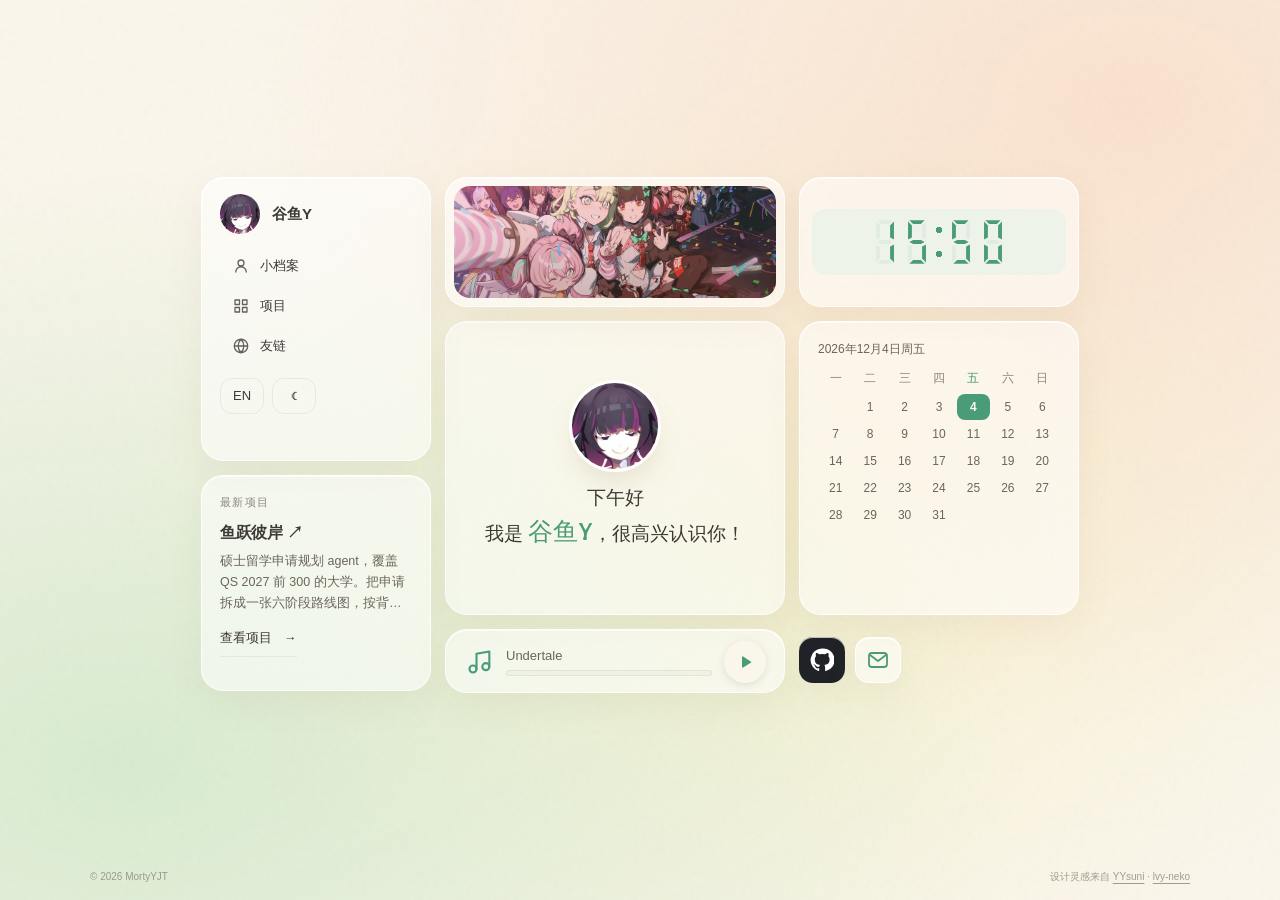
<file: index.html>
<!DOCTYPE html><html lang="zh-CN" class="ppF7LG_variable Udz7cG_variable" data-theme="light" data-scroll-behavior="smooth"><head><meta charSet="utf-8"/><meta name="viewport" content="width=device-width, initial-scale=1"/><link rel="preload" href="/_next/static/media/232f6dbd5605abc2-s.p.00hl4060vf5wp.woff2" as="font" crossorigin="" type="font/woff2"/><link rel="preload" href="/_next/static/media/352704739d48caf4-s.p.3q05dvskj5spf.woff2" as="font" crossorigin="" type="font/woff2"/><link rel="preload" as="image" href="/avatar.jpg"/><link rel="preload" as="image" href="/pictures/featured.webp"/><link rel="stylesheet" href="/_next/static/chunks/0ceis1rl8r45s.css" data-precedence="next"/><link rel="preload" as="script" fetchPriority="low" href="/_next/static/chunks/1ckvzn7sfprko.js"/><script src="/_next/static/chunks/1-nqmp1rl8kqt.js" async=""></script><script src="/_next/static/chunks/0s7mvllxht1mo.js" async=""></script><script src="/_next/static/chunks/15x5xl34r5l9i.js" async=""></script><script src="/_next/static/chunks/turbopack-3-ry682tkyiqk.js" async=""></script><script src="/_next/static/chunks/10d9r602afjfu.js" async=""></script><script src="/_next/static/chunks/1tdfmhfvzbwmj.js" async=""></script><script src="/_next/static/chunks/41qbarqm-s3wd.js" async=""></script><title>谷鱼Y · MortyYJT</title><meta name="description" content="谷鱼Y / MortyYJT 的个人主页，记录项目实践与持续探索。"/><link rel="author" href="https://github.com/MortyYJT"/><meta name="author" content="MortyYJT"/><link rel="canonical" href="https://mortyyjt.site"/><meta property="og:title" content="谷鱼Y · MortyYJT"/><meta property="og:description" content="Projects, learning, and an ongoing exploration."/><meta property="og:url" content="https://mortyyjt.site"/><meta property="og:site_name" content="MortyYJT"/><meta property="og:type" content="website"/><meta name="twitter:card" content="summary"/><meta name="twitter:title" content="谷鱼Y · MortyYJT"/><meta name="twitter:description" content="Projects, learning, and an ongoing exploration."/><link rel="icon" href="/icon.svg?icon.0m6xfxtjwaonj.svg" sizes="any" type="image/svg+xml"/><meta name="next-size-adjust" content=""/><script>try{const p=JSON.parse(localStorage.getItem('guyuy:preferences:v1')||'null');document.documentElement.dataset.theme=p&&p.theme==='dark'?'dark':'light'}catch{document.documentElement.dataset.theme='light'}</script><script src="/_next/static/chunks/0cz1d0mv5g_q7.js" noModule=""></script></head><body><div hidden=""><!--$--><!--/$--></div><div class="shell shell-home"><a class="skip-link" href="#main">跳到内容</a><header class="header-wrap"><nav class="header-pill" aria-label="主导航"><a class="brand" aria-label="谷鱼Y 首页" href="/"><svg class="" viewBox="0 0 64 64" fill="none" aria-hidden="true"><path d="M32 58V31" stroke="currentColor" stroke-width="4" stroke-linecap="round"></path><path d="M31 35C31 20 21 11 6 11c0 15 10 24 25 24Z" fill="currentColor"></path><path d="M33 31c0-13 9-21 25-21 0 13-9 21-25 21Z" fill="currentColor" opacity="0.78"></path><path d="M12 16c7 3 12 8 16 15M52 15c-6 3-11 7-15 12" stroke="var(--mark-highlight)" stroke-width="2" stroke-linecap="round"></path></svg> <span>谷鱼Y</span></a><span class="nav-divider" aria-hidden="true"></span><a href="/profile">小档案</a><a href="/projects">项目</a><a href="/friends">友链</a><span class="nav-divider" aria-hidden="true"></span><button class="locale-button" aria-label="Switch to English">EN</button><button class="theme-button" aria-label="切换深色主题"><svg viewBox="0 0 24 24" aria-hidden="true"><path d="M20 15.5A8.5 8.5 0 0 1 8.5 4 8.5 8.5 0 1 0 20 15.5Z"></path></svg></button></nav></header><main id="main" class="content-column page-enter" tabindex="-1"><div class="bento"><section class="card card-hi " style="--order:2"><img alt="谷鱼Y 的头像" width="128" height="128" decoding="async" data-nimg="1" class="avatar" style="color:transparent" src="/avatar.jpg"/><h1 class="hi-title"><span class="hi-greeting">你好</span><span class="hi-line">我是<!-- --> <span class="hi-name">谷鱼Y</span>，很高兴认识你！</span></h1></section><section class="card card-nav " style="--order:0"><div class="nav-card-brand"><img alt="谷鱼Y 的头像" loading="lazy" width="40" height="40" decoding="async" data-nimg="1" class="avatar" style="color:transparent" src="/avatar.jpg"/><span>谷鱼Y</span></div><nav aria-label="主导航"><ul class="nav-card-links"><li><a href="/profile"><svg class="nav-icon" viewBox="0 0 24 24" aria-hidden="true"><path d="M12 12a4 4 0 1 0 0-8 4 4 0 0 0 0 8Zm-7 8a7 7 0 0 1 14 0"></path></svg>小档案</a></li><li><a href="/projects"><svg class="nav-icon" viewBox="0 0 24 24" aria-hidden="true"><path d="M4 4h6v6H4zM14 4h6v6h-6zM4 14h6v6H4zM14 14h6v6h-6z"></path></svg>项目</a></li><li><a href="/friends"><svg class="nav-icon" viewBox="0 0 24 24" aria-hidden="true"><path d="M12 21a9 9 0 1 0 0-18 9 9 0 0 0 0 18Zm-9-9h18M12 3c2.5 2.6 3.8 5.6 3.8 9S14.5 18.4 12 21c-2.5-2.6-3.8-5.6-3.8-9S9.5 5.6 12 3Z"></path></svg>友链</a></li></ul></nav><div class="nav-card-toggles"><button aria-label="Switch to English">EN</button><button aria-label="切换深色主题">☾</button></div></section><section class="card card-project " style="--order:5"><p class="card-eyebrow">最新项目</p><h2 class="card-title"><a href="https://github.com/MortyYJT/LeapAshore" target="_blank" rel="noopener noreferrer">鱼跃彼岸<!-- --> <span aria-hidden="true">↗</span></a></h2><p class="project-card-summary">硕士留学申请规划 agent，覆盖 QS 2027 前 300 的大学。把申请拆成一张六阶段路线图，按背景逐条对照官方要求，把项目分成冲刺 / 匹配 / 保底；LangGraph 顾问回答前先过证据门槛，找不到官方出处就直说，改动选校组合前会等你点确认。已部署上线；大部分院校的录取要求还在采集，已有的也标为待核验。</p><a class="text-link" href="/projects">查看项目<!-- --> <span aria-hidden="true">→</span></a></section><section class="card card-music " style="--order:8"><div class="player-slot" data-player-slot="true"></div></section><section class="card card-art " style="--order:1"><a class="art-link" aria-label="画廊" href="/pictures"><img src="/pictures/featured.webp" alt="绝区零角色在演唱会上自拍的插画" width="1800" height="842"/></a></section><section class="card card-clock " style="--order:3" aria-label="当前时间"><time class="lcd"><svg class="lcd-digit" viewBox="0 0 20 36" aria-hidden="true"><polygon points="4,1 16,1 13,4 7,4" class="off"></polygon><polygon points="17,2 17,16 14,14.5 14,5" class="off"></polygon><polygon points="17,20 17,34 14,31 14,21.5" class="off"></polygon><polygon points="4,35 16,35 13,32 7,32" class="off"></polygon><polygon points="3,20 3,34 6,31 6,21.5" class="off"></polygon><polygon points="3,2 3,16 6,14.5 6,5" class="off"></polygon><polygon points="4,18 7,16.5 13,16.5 16,18 13,19.5 7,19.5" class="off"></polygon></svg><svg class="lcd-digit" viewBox="0 0 20 36" aria-hidden="true"><polygon points="4,1 16,1 13,4 7,4" class="off"></polygon><polygon points="17,2 17,16 14,14.5 14,5" class="off"></polygon><polygon points="17,20 17,34 14,31 14,21.5" class="off"></polygon><polygon points="4,35 16,35 13,32 7,32" class="off"></polygon><polygon points="3,20 3,34 6,31 6,21.5" class="off"></polygon><polygon points="3,2 3,16 6,14.5 6,5" class="off"></polygon><polygon points="4,18 7,16.5 13,16.5 16,18 13,19.5 7,19.5" class="off"></polygon></svg><span class="lcd-colon" aria-hidden="true"></span><svg class="lcd-digit" viewBox="0 0 20 36" aria-hidden="true"><polygon points="4,1 16,1 13,4 7,4" class="off"></polygon><polygon points="17,2 17,16 14,14.5 14,5" class="off"></polygon><polygon points="17,20 17,34 14,31 14,21.5" class="off"></polygon><polygon points="4,35 16,35 13,32 7,32" class="off"></polygon><polygon points="3,20 3,34 6,31 6,21.5" class="off"></polygon><polygon points="3,2 3,16 6,14.5 6,5" class="off"></polygon><polygon points="4,18 7,16.5 13,16.5 16,18 13,19.5 7,19.5" class="off"></polygon></svg><svg class="lcd-digit" viewBox="0 0 20 36" aria-hidden="true"><polygon points="4,1 16,1 13,4 7,4" class="off"></polygon><polygon points="17,2 17,16 14,14.5 14,5" class="off"></polygon><polygon points="17,20 17,34 14,31 14,21.5" class="off"></polygon><polygon points="4,35 16,35 13,32 7,32" class="off"></polygon><polygon points="3,20 3,34 6,31 6,21.5" class="off"></polygon><polygon points="3,2 3,16 6,14.5 6,5" class="off"></polygon><polygon points="4,18 7,16.5 13,16.5 16,18 13,19.5 7,19.5" class="off"></polygon></svg><span class="sr-only">--:--</span></time></section><section class="card card-calendar " style="--order:4" aria-label="日历"><p class="calendar-title">日历</p><table class="calendar-grid"><thead><tr><th scope="col">一</th><th scope="col">二</th><th scope="col">三</th><th scope="col">四</th><th scope="col">五</th><th scope="col">六</th><th scope="col">日</th></tr></thead></table></section><div class="card-social" style="--order:9"><a class="social-icon social-github" href="https://github.com/MortyYJT" target="_blank" rel="noopener noreferrer" aria-label="在 GitHub 找到我"><svg viewBox="0 0 24 24" aria-hidden="true"><path d="M12 .5a11.5 11.5 0 0 0-3.6 22.4c.6.1.8-.3.8-.6v-2c-3.2.7-3.9-1.5-3.9-1.5-.5-1.3-1.3-1.7-1.3-1.7-1-.7.1-.7.1-.7 1.2.1 1.8 1.2 1.8 1.2 1 1.8 2.8 1.3 3.5 1 .1-.8.4-1.3.7-1.6-2.6-.3-5.3-1.3-5.3-5.7 0-1.3.5-2.3 1.2-3.1-.1-.3-.5-1.5.1-3.1 0 0 1-.3 3.2 1.2a11 11 0 0 1 5.8 0c2.2-1.5 3.2-1.2 3.2-1.2.6 1.6.2 2.8.1 3.1.7.8 1.2 1.9 1.2 3.1 0 4.4-2.7 5.4-5.3 5.7.4.4.8 1.1.8 2.2v3.3c0 .3.2.7.8.6A11.5 11.5 0 0 0 12 .5Z"></path></svg></a><button type="button" class="social-icon social-email" aria-label="复制我的邮箱地址"><svg viewBox="0 0 24 24" aria-hidden="true"><rect x="3" y="5" width="18" height="14" rx="3"></rect><path d="m4 7 8 6 8-6"></path></svg></button><p class="toast" role="status" aria-live="polite"></p></div></div></main><footer class="site-footer content-column"><span>© <!-- -->2026<!-- --> MortyYJT</span><span>设计灵感来自<!-- --> <a href="https://github.com/YYsuni/2025-blog-public" target="_blank" rel="noopener noreferrer">YYsuni</a> <!-- -->·<!-- --> <a href="https://lvyovo-wiki.tech/" target="_blank" rel="noopener noreferrer">lvy-neko</a></span></footer></div><!--$--><!--/$--><script id="_R_">(globalThis["TURBOPACK"] || (globalThis["TURBOPACK"] = [])).push({"otherChunks":["static/chunks/1ckvzn7sfprko.js","static/chunks/1-nqmp1rl8kqt.js","static/chunks/0s7mvllxht1mo.js","static/chunks/15x5xl34r5l9i.js"],"runtimeModuleIds":[94553]});</script><script src="/_next/static/chunks/1ckvzn7sfprko.js" async=""></script><script>(self.__next_f=self.__next_f||[]).push([0])</script><script>self.__next_f.push([1,"1:\"$Sreact.fragment\"\n2:\"/_next/static/chunks/10d9r602afjfu.js\"\n3:\"PreferencesProvider\"\n4:I[55937,[\"$2\"],\"$3\"]\n5:I[39756,[\"$2\"],\"default\"]\n6:I[37457,[\"$2\"],\"default\"]\n7:\"/_next/static/chunks/1tdfmhfvzbwmj.js\"\n8:I[29306,[\"$2\",\"$7\"],\"default\"]\n9:\"PersistentPlayer\"\na:I[69697,[\"$2\"],\"$9\"]\nb:I[19167,[\"$2\"],\"HelloIntro\"]\nd:\"/_next/static/chunks/41qbarqm-s3wd.js\"\ne:I[7801,[\"$2\",\"$d\"],\"SiteShell\"]\nf:I[61046,[\"$2\",\"$d\"],\"HiCard\"]\n10:I[49906,[\"$2\",\"$d\"],\"NavCard\"]\n11:I[51109,[\"$2\",\"$d\"],\"ProjectCard\"]\n12:I[24898,[\"$2\",\"$d\"],\"ArtCard\"]\n13:I[86044,[\"$2\",\"$d\"],\"ClockCard\"]\n14:I[82307,[\"$2\",\"$d\"],\"CalendarCard\"]\n15:I[54356,[\"$2\",\"$d\"],\"SocialCard\"]\n16:I[97367,[\"$2\"],\"OutletBoundary\"]\n17:\"$Sreact.suspense\"\n19:\"ViewportBoundary\"\n1a:I[97367,[\"$2\"],\"$19\"]\n1c:\"MetadataBoundary\"\n1d:I[97367,[\"$2\"],\"$1c\"]\n1f:I[68027,[\"$2\"],\"default\",1]\n:HL[\"/_next/static/chunks/0ceis1rl8r45s.css\",\"style\"]\n:HL[\"/_next/static/media/232f6dbd5605abc2-s.p.00hl4060vf5wp.woff2\",\"font\",{\"crossOrigin\":\"\",\"type\":\"font/woff2\"}]\n:HL[\"/_next/static/media/352704739d48caf4-s.p.3q05dvskj5spf.woff2\",\"font\",{\"crossOrigin\":\"\",\"type\":\"font/woff2\"}]\nc:[[\"children\",{\"s\":\"__PAGE__\",\"h\":512,\"d\":{\"r\":[\"$\",\"$1\",\"c\",{\"children\":[[\"$\",\"$Le\",null,{\"home\":true,\"children\":[\"$\",\"div\",null,{\"className\":\"bento\",\"children\":[[\"$\",\"$Lf\",null,{}],[\"$\",\"$L10\",null,{}],[\"$\",\"$L11\",null,{}],[\"$\",\"section\",null,{\"className\":\"card card-music \",\"style\":{\"--order\":8},\"aria-label\":\"$undefined\",\"children\":[\"$\",\"div\",null,{\"className\":\"player-slot\",\"data-player-slot\":true}]}],[\"$\",\"$L12\",null,{}],[\"$\",\"$L13\",null,{}],[\"$\",\"$L14\",null,{}],[\"$\",\"$L15\",null,{}]]}]}],[[\"$\",\"script\",\"script-0\",{\"src\":\"/_next/static/chunks/41qbarqm-s3wd.js\",\"async\":true,\"nonce\":\"$undefined\"}]],[\"$\",\"$L16\",null,{\"children\":[\"$\",\"$17\",null,{\"name\":\"Next.MetadataOutlet\",\"children\":\"$@18\"}]}]]}],\"p\":false,\"v\":null}}]]\n0:{\"P\":null,\"c\":[\"\",\"\"],\"q\":\"\",\"i\":false,\"t\":{\"t\":{\"s\":\"\",\"h\":528,\"d\":{\"r\":[\"$\",\"$1\",\"c\",{\"children\":[[[\"$\",\"link\",\"0\",{\"rel\":\"stylesheet\",\"href\":\"/_next/static/chunks/0ceis1rl8r45s.css\",\"precedence\":\"next\",\"crossOrigin\":\"$undefined\",\"nonce\":\"$undefined\"}],[\"$\",\"script\",\"script-0\",{\"src\":\"/_next/static/chunks/10d9r602afjfu.js\",\"async\":true,\"nonce\":\"$undefined\"}]],[\"$\",\"html\",null,{\"lang\":\"zh-CN\",\"className\":\"ppF7LG_variable Udz7cG_variable\",\"data-theme\":\"light\",\"data-scroll-behavior\":\"smooth\",\"suppressHydrationWarning\":true,\"children\":[[\"$\",\"head\",null,{\"children\":[\"$\",\"script\",null,{\"dangerouslySetInnerHTML\":{\"__html\":\"try{const p=JSON.parse(localStorage.getItem('guyuy:preferences:v1')||'null');document.documentElement.dataset.theme=p\u0026\u0026p.theme==='dark'?'dark':'light'}catch{document.documentElement.dataset.theme='light'}\"}}]}],[\"$\",\"body\",null,{\"children\":[\"$\",\"$L4\",null,{\"children\":[[\"$\",\"$L5\",null,{\"parallelRouterKey\":\"children\",\"error\":\"$undefined\",\"errorStyles\":\"$undefined\",\"errorScripts\":\"$undefined\",\"template\":[\"$\",\"$L6\",null,{}],\"templateStyles\":\"$undefined\",\"templateScripts\":\"$undefined\",\"notFound\":[[\"$\",\"$L8\",null,{}],[]],\"forbidden\":\"$undefined\",\"unauthorized\":\"$undefined\"}],[\"$\",\"$La\",null,{}],[\"$\",\"$Lb\",null,{}]]}]}]]}]]}],\"p\":false,\"v\":null},\"c\":\"$Qc\"},\"h\":{\"r\":[\"$\",\"$1\",\"h\",{\"children\":[null,[\"$\",\"$L1a\",null,{\"children\":\"$L1b\"}],[\"$\",\"$L1d\",null,{\"children\":[[\"$\",\"div\",null,{\"hidden\":true,\"children\":[\"$\",\"$17\",null,{\"name\":\"Next.Metadata\",\"children\":\"$L1e\"}]}],null]}],[\"$\",\"meta\",null,{\"name\":\"next-size-adjust\",\"content\":\"\"}]]}],\"p\":false,\"v\":null}},\"m\":\"$undefined\",\"G\":[\"$1f\",[[\"$\",\"link\",\"0\",{\"rel\":\"stylesheet\",\"href\":\"/_next/static/chunks/0ceis1rl8r45s.css\",\"precedence\":\"next\",\"crossOrigin\":\"$undefined\",\"nonce\":\"$undefined\"}]]],\"S\":true,\"r\":\"$undefined\",\"s\":\"$undefined\",\"a\":\"$undefined\",\"l\":\"$undefined\",\"p\":\"$undefined\",\"d\":\"$undefined\",\"b\":\"Bis_NnRtRdsOStwr99ouy\"}\n1b:[[\"$\",\"meta\",\"0\",{\"charSet\":\"utf-8\"}],[\"$\",\"meta\",\"1\",{\"name\":\"viewport\",\"content\":\"width=device-width, initial-scale=1\"}]]\n20:I[27201,[\"$2\"],\"IconMark\"]\n18:null\n1e:[[\"$\",\"title\",\"0\",{\"children\":\"谷鱼Y · MortyYJT\"}],[\"$\",\"meta\",\"1\",{\"name\":\"description\",\"content\":\"谷鱼Y / MortyYJT 的个人主页，记录项目实践与持续探索。\"}],[\"$\",\"link\",\"2\",{\"rel\":\"author\",\"href\":\"https://github.com/MortyYJT\"}],[\"$\",\"meta\",\"3\",{\"name\":\"author\",\"content\":\"MortyYJT\"}],[\"$\",\"link\",\"4\",{\"rel\":\"canonical\",\"href\":\"https://mortyyjt.site\"}],[\"$\",\"meta\",\"5\",{\"property\":\"og:title\",\"content\":\"谷鱼Y · MortyYJT\"}],[\"$\",\"meta\",\"6\",{\"property\":\"og:description\",\"content\":\"Projects, learning, and an ongoing exploration.\"}],[\"$\",\"meta\",\"7\",{\"property\":\"og:url\",\"content\":\"https://mortyyjt.site\"}],[\"$\",\"meta\",\"8\",{\"property\":\"og:site_name\",\"content\":\"MortyYJT\"}],[\"$\",\"meta\",\"9\",{\"property\":\"og:type\",\"content\":\"website\"}],[\"$\",\"meta\",\"10\",{\"name\":\"twitter:card\",\"content\":\"summary\"}],[\"$\",\"meta\",\"11\",{\"name\":\"twitter:title\",\"content\":\"谷鱼Y · MortyYJT\"}],[\"$\",\"meta\",\"12\",{\"name\":\"twitter:description\",\"content\":\"Projects, learning, and an ongoing exploration.\"}],[\"$\",\"link\",\"13\",{\"rel\":\"icon\",\"href\":\"/icon.svg?icon.0m6xfxtjwaonj.svg\",\"sizes\":\"any\",\"type\":\"image/svg+xml\"}],[\"$\",\"$L20\",\"14\",{}]]\n"])</script></body></html>
</file>
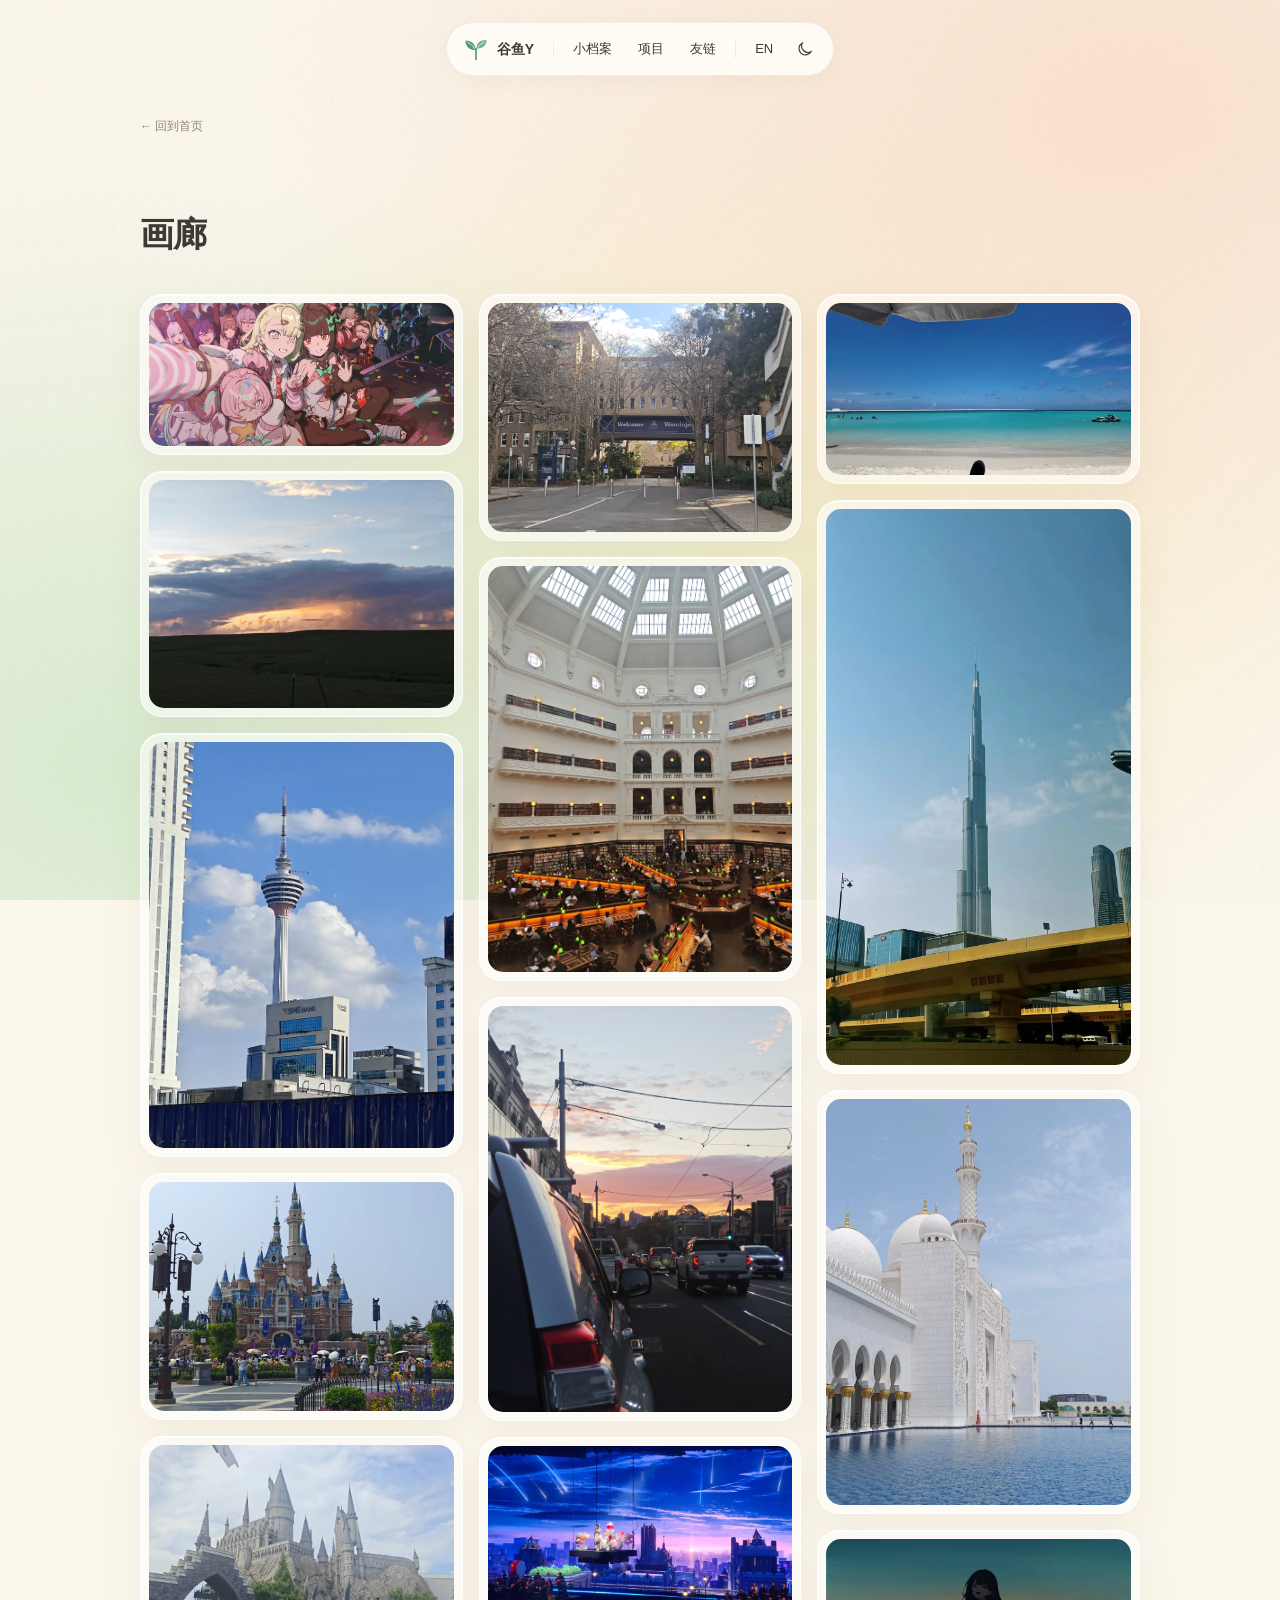
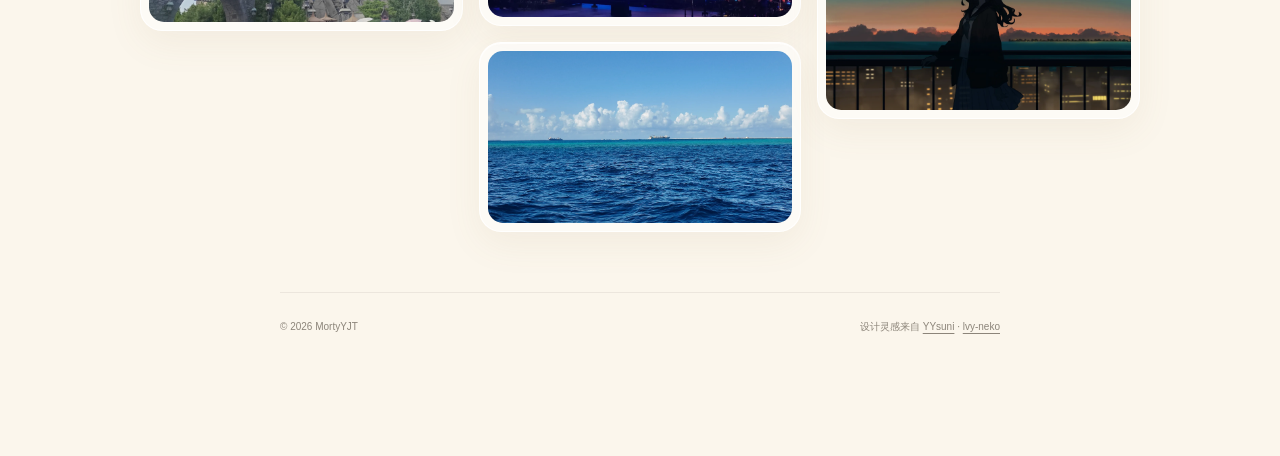
<file: pictures.html>
<!DOCTYPE html><html lang="zh-CN" class="ppF7LG_variable Udz7cG_variable" data-theme="light" data-scroll-behavior="smooth"><head><meta charSet="utf-8"/><meta name="viewport" content="width=device-width, initial-scale=1"/><link rel="preload" href="/_next/static/media/232f6dbd5605abc2-s.p.00hl4060vf5wp.woff2" as="font" crossorigin="" type="font/woff2"/><link rel="preload" href="/_next/static/media/352704739d48caf4-s.p.3q05dvskj5spf.woff2" as="font" crossorigin="" type="font/woff2"/><link rel="stylesheet" href="/_next/static/chunks/0ceis1rl8r45s.css" data-precedence="next"/><link rel="preload" as="script" fetchPriority="low" href="/_next/static/chunks/1ckvzn7sfprko.js"/><script src="/_next/static/chunks/1-nqmp1rl8kqt.js" async=""></script><script src="/_next/static/chunks/0s7mvllxht1mo.js" async=""></script><script src="/_next/static/chunks/15x5xl34r5l9i.js" async=""></script><script src="/_next/static/chunks/turbopack-3-ry682tkyiqk.js" async=""></script><script src="/_next/static/chunks/10d9r602afjfu.js" async=""></script><script src="/_next/static/chunks/1tdfmhfvzbwmj.js" async=""></script><script src="/_next/static/chunks/0y8wjpmny5ryn.js" async=""></script><title>Gallery / 画廊 · MortyYJT</title><meta name="description" content="谷鱼Y / MortyYJT 的个人主页，记录项目实践与持续探索。"/><link rel="author" href="https://github.com/MortyYJT"/><meta name="author" content="MortyYJT"/><link rel="canonical" href="https://mortyyjt.site/pictures"/><meta property="og:title" content="谷鱼Y · MortyYJT"/><meta property="og:description" content="Projects, learning, and an ongoing exploration."/><meta property="og:url" content="https://mortyyjt.site/pictures"/><meta property="og:site_name" content="MortyYJT"/><meta property="og:type" content="website"/><meta name="twitter:card" content="summary"/><meta name="twitter:title" content="谷鱼Y · MortyYJT"/><meta name="twitter:description" content="Projects, learning, and an ongoing exploration."/><link rel="icon" href="/icon.svg?icon.0m6xfxtjwaonj.svg" sizes="any" type="image/svg+xml"/><meta name="next-size-adjust" content=""/><script>try{const p=JSON.parse(localStorage.getItem('guyuy:preferences:v1')||'null');document.documentElement.dataset.theme=p&&p.theme==='dark'?'dark':'light'}catch{document.documentElement.dataset.theme='light'}</script><script src="/_next/static/chunks/0cz1d0mv5g_q7.js" noModule=""></script></head><body><div hidden=""><!--$--><!--/$--></div><div class="shell"><a class="skip-link" href="#main">跳到内容</a><header class="header-wrap"><nav class="header-pill" aria-label="主导航"><a class="brand" aria-label="谷鱼Y 首页" href="/"><svg class="" viewBox="0 0 64 64" fill="none" aria-hidden="true"><path d="M32 58V31" stroke="currentColor" stroke-width="4" stroke-linecap="round"></path><path d="M31 35C31 20 21 11 6 11c0 15 10 24 25 24Z" fill="currentColor"></path><path d="M33 31c0-13 9-21 25-21 0 13-9 21-25 21Z" fill="currentColor" opacity="0.78"></path><path d="M12 16c7 3 12 8 16 15M52 15c-6 3-11 7-15 12" stroke="var(--mark-highlight)" stroke-width="2" stroke-linecap="round"></path></svg> <span>谷鱼Y</span></a><span class="nav-divider" aria-hidden="true"></span><a href="/profile">小档案</a><a href="/projects">项目</a><a href="/friends">友链</a><span class="nav-divider" aria-hidden="true"></span><button class="locale-button" aria-label="Switch to English">EN</button><button class="theme-button" aria-label="切换深色主题"><svg viewBox="0 0 24 24" aria-hidden="true"><path d="M20 15.5A8.5 8.5 0 0 1 8.5 4 8.5 8.5 0 1 0 20 15.5Z"></path></svg></button></nav></header><main id="main" class="content-column page-enter" tabindex="-1"><div class="gallery-page"><header class="gallery-heading"><a class="back-link" href="/">← <!-- -->回到首页</a><h1>画廊</h1></header><div class="picture-grid"><figure class="picture-frame"><img src="/pictures/featured.webp" alt="绝区零角色在演唱会上自拍的插画" width="1800" height="842" loading="lazy"/></figure><figure class="picture-frame"><img src="/pictures/sunset-plains.webp" alt="草原上的日落" width="1800" height="1350" loading="lazy"/></figure><figure class="picture-frame"><img src="/pictures/tower.webp" alt="蓝天下的电视塔" width="1350" height="1800" loading="lazy"/></figure><figure class="picture-frame"><img src="/pictures/castle-park.webp" alt="主题乐园里的城堡" width="1800" height="1350" loading="lazy"/></figure><figure class="picture-frame"><img src="/pictures/castle.webp" alt="灰色尖顶的城堡" width="1800" height="1046" loading="lazy"/></figure><figure class="picture-frame"><img src="/pictures/campus-gate.webp" alt="校园门口" width="1800" height="1350" loading="lazy"/></figure><figure class="picture-frame"><img src="/pictures/library-dome.webp" alt="穹顶下的图书馆阅览室" width="1350" height="1800" loading="lazy"/></figure><figure class="picture-frame"><img src="/pictures/street-dusk.webp" alt="傍晚的街道" width="1350" height="1800" loading="lazy"/></figure><figure class="picture-frame"><img src="/pictures/night-show.webp" alt="夜晚的灯光表演" width="1800" height="1013" loading="lazy"/></figure><figure class="picture-frame"><img src="/pictures/open-sea.webp" alt="开阔的海面" width="1800" height="1013" loading="lazy"/></figure><figure class="picture-frame"><img src="/pictures/beach.webp" alt="蓝色海水和沙滩" width="1800" height="1013" loading="lazy"/></figure><figure class="picture-frame"><img src="/pictures/skyscraper.webp" alt="高耸的摩天楼" width="986" height="1800" loading="lazy"/></figure><figure class="picture-frame"><img src="/pictures/mosque.webp" alt="白色的清真寺" width="1350" height="1800" loading="lazy"/></figure><figure class="picture-frame"><img src="/pictures/wallpaper.webp" alt="黄昏城市天台上的动漫人物剪影" width="1800" height="1013" loading="lazy"/></figure></div></div></main><footer class="site-footer content-column"><span>© <!-- -->2026<!-- --> MortyYJT</span><span>设计灵感来自<!-- --> <a href="https://github.com/YYsuni/2025-blog-public" target="_blank" rel="noopener noreferrer">YYsuni</a> <!-- -->·<!-- --> <a href="https://lvyovo-wiki.tech/" target="_blank" rel="noopener noreferrer">lvy-neko</a></span></footer></div><!--$--><!--/$--><script id="_R_">(globalThis["TURBOPACK"] || (globalThis["TURBOPACK"] = [])).push({"otherChunks":["static/chunks/1ckvzn7sfprko.js","static/chunks/1-nqmp1rl8kqt.js","static/chunks/0s7mvllxht1mo.js","static/chunks/15x5xl34r5l9i.js"],"runtimeModuleIds":[94553]});</script><script src="/_next/static/chunks/1ckvzn7sfprko.js" async=""></script><script>(self.__next_f=self.__next_f||[]).push([0])</script><script>self.__next_f.push([1,"1:\"$Sreact.fragment\"\n2:\"/_next/static/chunks/10d9r602afjfu.js\"\n3:\"PreferencesProvider\"\n4:I[55937,[\"$2\"],\"$3\"]\n5:I[39756,[\"$2\"],\"default\"]\n6:I[37457,[\"$2\"],\"default\"]\n7:\"/_next/static/chunks/1tdfmhfvzbwmj.js\"\n8:I[29306,[\"$2\",\"$7\"],\"default\"]\n9:\"PersistentPlayer\"\na:I[69697,[\"$2\"],\"$9\"]\nb:I[19167,[\"$2\"],\"HelloIntro\"]\nf:\"/_next/static/chunks/0y8wjpmny5ryn.js\"\n10:I[7801,[\"$2\",\"$f\"],\"SiteShell\"]\n11:I[98005,[\"$2\",\"$f\"],\"PicturesContent\"]\n12:I[97367,[\"$2\"],\"OutletBoundary\"]\n13:\"$Sreact.suspense\"\n15:\"ViewportBoundary\"\n16:I[97367,[\"$2\"],\"$15\"]\n18:\"MetadataBoundary\"\n19:I[97367,[\"$2\"],\"$18\"]\n1b:I[68027,[\"$2\"],\"default\",1]\n:HL[\"/_next/static/chunks/0ceis1rl8r45s.css\",\"style\"]\n:HL[\"/_next/static/media/232f6dbd5605abc2-s.p.00hl4060vf5wp.woff2\",\"font\",{\"crossOrigin\":\"\",\"type\":\"font/woff2\"}]\n:HL[\"/_next/static/media/352704739d48caf4-s.p.3q05dvskj5spf.woff2\",\"font\",{\"crossOrigin\":\"\",\"type\":\"font/woff2\"}]\nd:X\ne:[[\"children\",{\"s\":\"__PAGE__\",\"h\":512,\"d\":{\"r\":[\"$\",\"$1\",\"c\",{\"children\":[[\"$\",\"$L10\",null,{\"children\":[\"$\",\"$L11\",null,{}]}],[[\"$\",\"script\",\"script-0\",{\"src\":\"/_next/static/chunks/0y8wjpmny5ryn.js\",\"async\":true,\"nonce\":\"$undefined\"}]],[\"$\",\"$L12\",null,{\"children\":[\"$\",\"$13\",null,{\"name\":\"Next.MetadataOutlet\",\"children\":\"$@14\"}]}]]}],\"p\":false,\"v\":null}}]]\nc:[[\"children\",{\"s\":\"pictures\",\"h\":512,\"d\":{\"r\":[\"$\",\"$1\",\"c\",{\"children\":[null,[\"$\",\"$L5\",null,{\"parallelRouterKey\":\"children\",\"error\":\"$undefined\",\"errorStyles\":\"$undefined\",\"errorScripts\":\"$undefined\",\"template\":[\"$\",\"$L6\",null,{}],\"templateStyles\":\"$undefined\",\"templateScripts\":\"$undefined\",\"notFound\":\"$undefined\",\"forbidden\":\"$undefined\",\"unauthorized\":\"$undefined\"}]]}],\"p\":false,\"v\":\"$d\"},\"c\":\"$Qe\"}]]\n0:{\"P\":null,\"c\":[\"\",\"pictures\"],\"q\":\"\",\"i\":false,\"t\":{\"t\":{\"s\":\"\",\"h\":528,\"d\":{\"r\":[\"$\",\"$1\",\"c\",{\"children\":[[[\"$\",\"link\",\"0\",{\"rel\":\"stylesheet\",\"href\":\"/_next/static/chunks/0ceis1rl8r45s.css\",\"precedence\":\"next\",\"crossOrigin\":\"$undefined\",\"nonce\":\"$undefined\"}],[\"$\",\"script\",\"script-0\",{\"src\":\"/_next/static/chunks/10d9r602afjfu.js\",\"async\":true,\"nonce\":\"$undefined\"}]],[\"$\",\"html\",null,{\"lang\":\"zh-CN\",\"className\":\"ppF7LG_variable Udz7cG_variable\",\"data-theme\":\"light\",\"data-scroll-behavior\":\"smooth\",\"suppressHydrationWarning\":true,\"children\":[[\"$\",\"head\",null,{\"children\":[\"$\",\"script\",null,{\"dangerouslySetInnerHTML\":{\"__html\":\"try{const p=JSON.parse(localStorage.getItem('guyuy:preferences:v1')||'null');document.documentElement.dataset.theme=p\u0026\u0026p.theme==='dark'?'dark':'light'}catch{document.documentElement.dataset.theme='light'}\"}}]}],[\"$\",\"body\",null,{\"children\":[\"$\",\"$L4\",null,{\"children\":[[\"$\",\"$L5\",null,{\"parallelRouterKey\":\"children\",\"error\":\"$undefined\",\"errorStyles\":\"$undefined\",\"errorScripts\":\"$undefined\",\"template\":[\"$\",\"$L6\",null,{}],\"templateStyles\":\"$undefined\",\"templateScripts\":\"$undefined\",\"notFound\":[[\"$\",\"$L8\",null,{}],[]],\"forbidden\":\"$undefined\",\"unauthorized\":\"$undefined\"}],[\"$\",\"$La\",null,{}],[\"$\",\"$Lb\",null,{}]]}]}]]}]]}],\"p\":false,\"v\":null},\"c\":\"$Qc\"},\"h\":{\"r\":[\"$\",\"$1\",\"h\",{\"children\":[null,[\"$\",\"$L16\",null,{\"children\":\"$L17\"}],[\"$\",\"$L19\",null,{\"children\":[[\"$\",\"div\",null,{\"hidden\":true,\"children\":[\"$\",\"$13\",null,{\"name\":\"Next.Metadata\",\"children\":\"$L1a\"}]}],null]}],[\"$\",\"meta\",null,{\"name\":\"next-size-adjust\",\"content\":\"\"}]]}],\"p\":false,\"v\":null}},\"m\":\"$undefined\",\"G\":[\"$1b\",[[\"$\",\"link\",\"0\",{\"rel\":\"stylesheet\",\"href\":\"/_next/static/chunks/0ceis1rl8r45s.css\",\"precedence\":\"next\",\"crossOrigin\":\"$undefined\",\"nonce\":\"$undefined\"}]]],\"S\":true,\"r\":\"$undefined\",\"s\":\"$undefined\",\"a\":\"$undefined\",\"l\":\"$undefined\",\"p\":\"$undefined\",\"d\":\"$undefined\",\"b\":\"Bis_NnRtRdsOStwr99ouy\"}\nd:C\n17:[[\"$\",\"meta\",\"0\",{\"charSet\":\"utf-8\"}],[\"$\",\"meta\",\"1\",{\"name\":\"viewport\",\"content\":\"width=device-width, initial-scale=1\"}]]\n1c:I[27201,[\"$2\"],\"IconMark\"]\n14:null\n1a:[[\"$\",\"title\",\"0\",{\"children\":\"Gallery / 画廊 · MortyYJT\"}],[\"$\",\"meta\",\"1\",{\"name\":\"description\",\"content\":\"谷鱼Y / MortyYJT 的个人主页，记录项目实践与持续探索。\"}],[\"$\",\"link\",\"2\",{\"rel\":\"author\",\"href\":\"https://github.com/MortyYJT\"}],[\"$\",\"meta\",\"3\",{\"name\":\"author\",\"content\":\"MortyYJT\"}],[\"$\",\"link\",\"4\",{\"rel\":\"canonical\",\"href\":\"https://mortyyjt.site/pictures\"}],[\"$\",\"meta\",\"5\",{\"property\":\"og:title\",\"content\":\"谷鱼Y · MortyYJT\"}],[\"$\",\"meta\",\"6\",{\"property\":\"og:description\",\"content\":\"Projects, learning, and an ongoing exploration.\"}],[\"$\",\"meta\",\"7\",{\"property\":\"og:url\",\"content\":\"https://mortyyjt.site/pictures\"}],[\"$\",\"meta\",\"8\",{\"property\":\"og:site_name\",\"content\":\"MortyYJT\"}],[\"$\",\"meta\",\"9\",{\"property\":\"og:type\",\"content\":\"website\"}],[\"$\",\"meta\",\"10\",{\"name\":\"twitter:card\",\"content\":\"summary\"}],[\"$\",\"meta\",\"11\",{\"name\":\"twitter:title\",\"content\":\"谷鱼Y · MortyYJT\"}],[\"$\",\"meta\",\"12\",{\"name\":\"twitter:description\",\"content\":\"Projects, learning, and an ongoing exploration.\"}],[\"$\",\"link\",\"13\",{\"rel\":\"icon\",\"href\":\"/icon.svg?icon.0m6xfxtjwaonj.svg\",\"sizes\":\"any\",\"type\":\"image/svg+xml\"}],[\"$\",\"$L1c\",\"14\",{}]]\n"])</script></body></html>
</file>
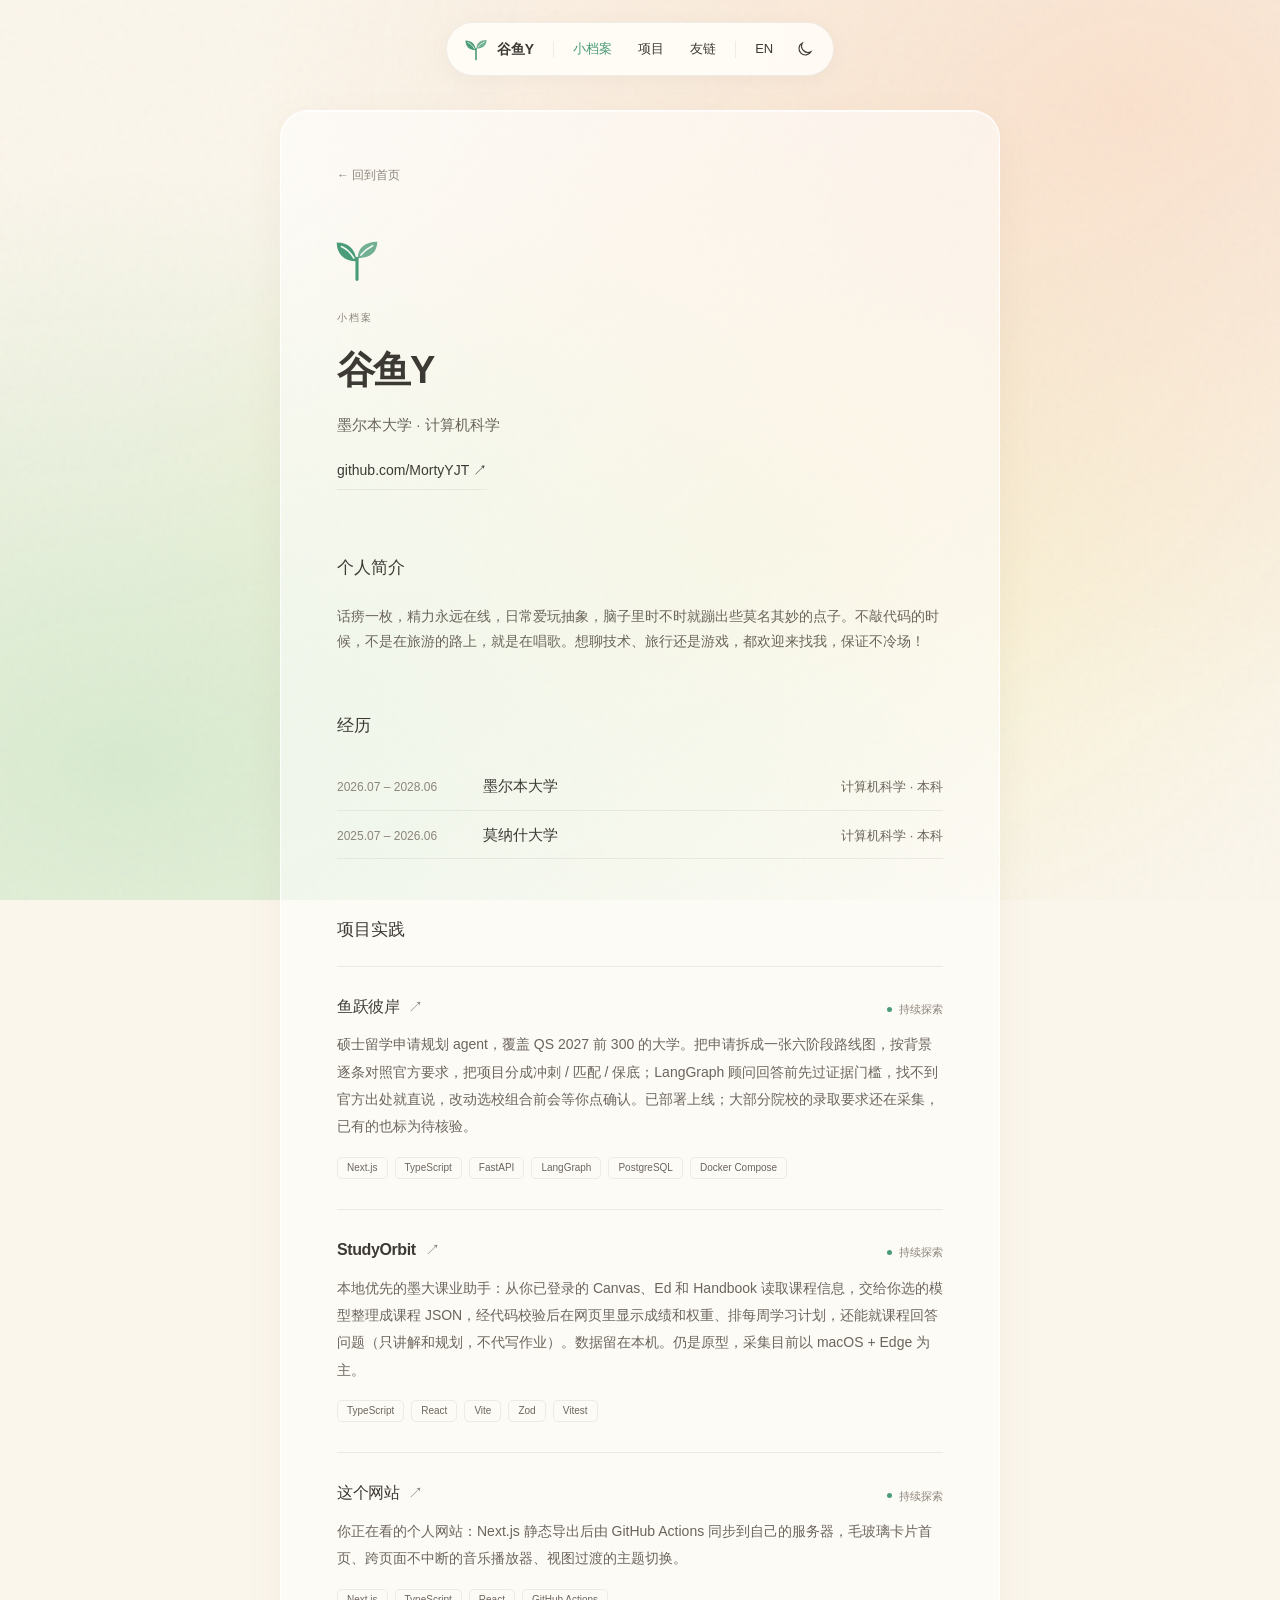
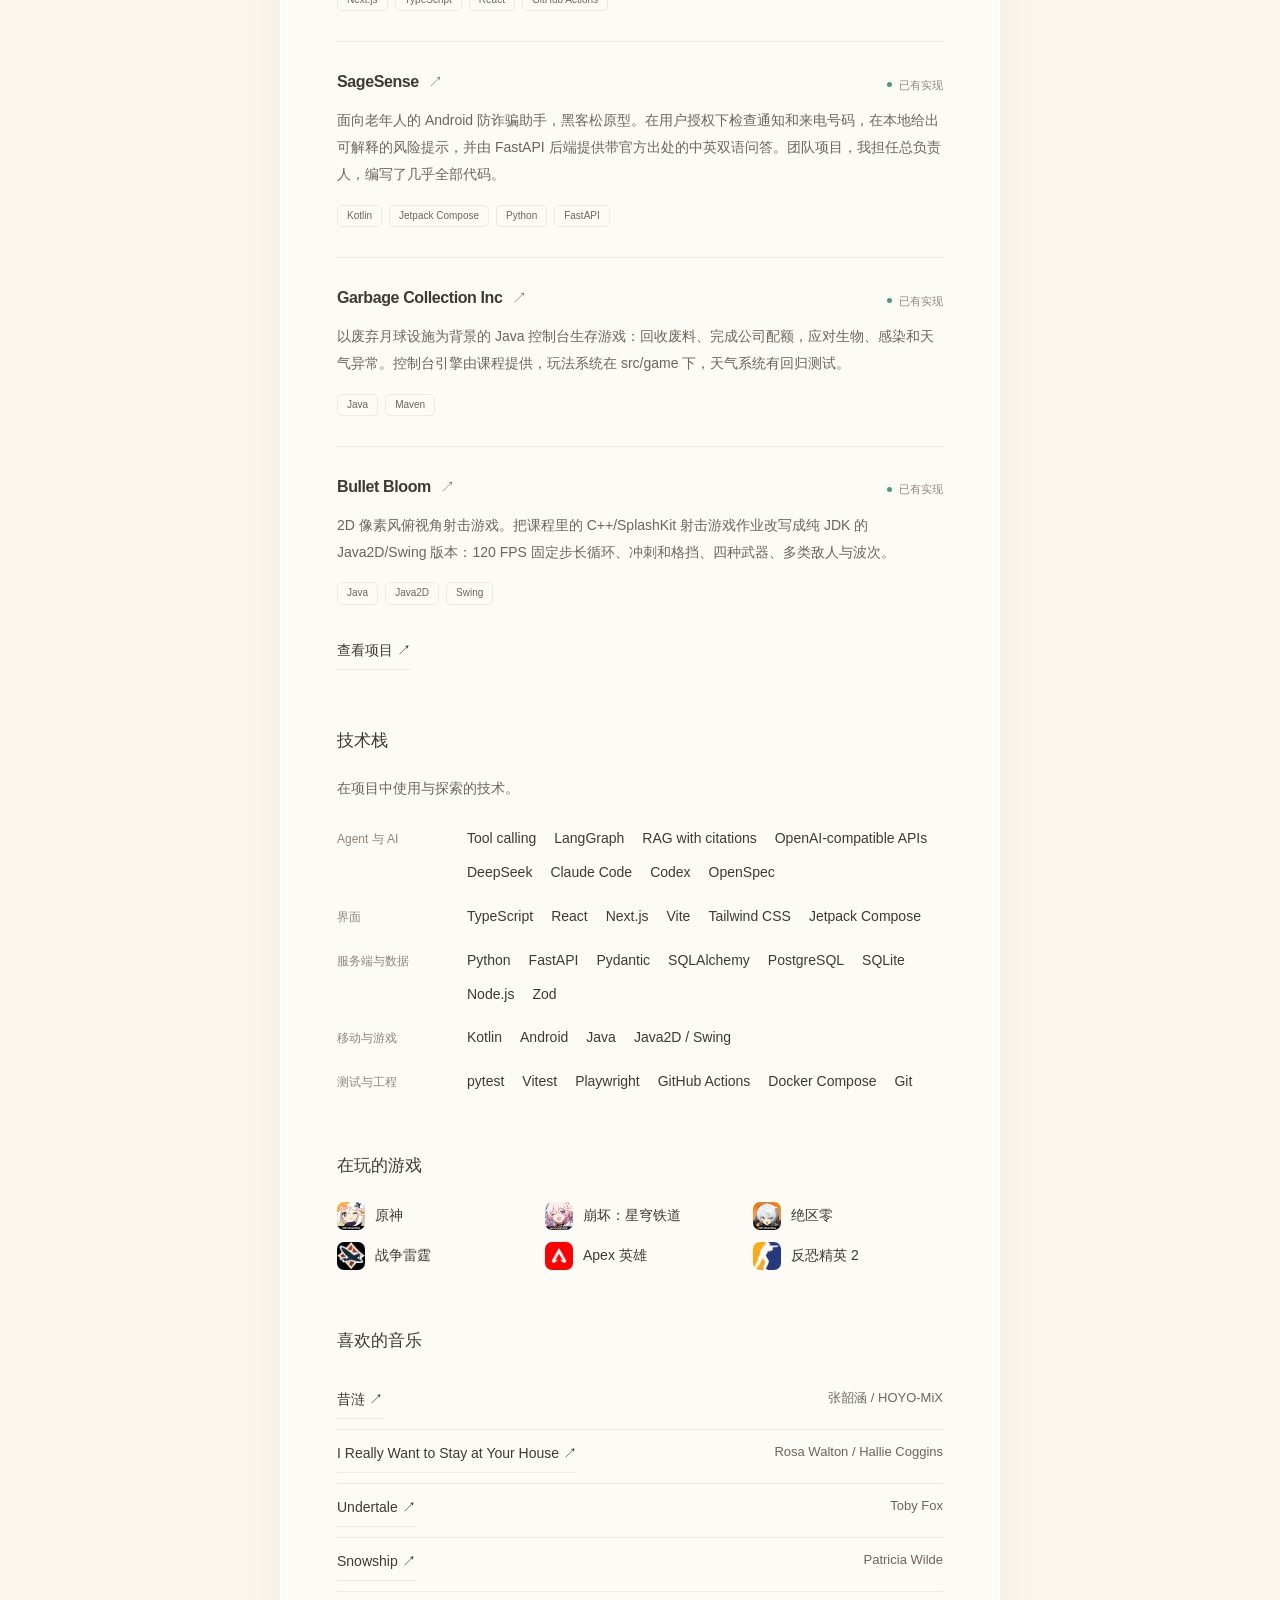
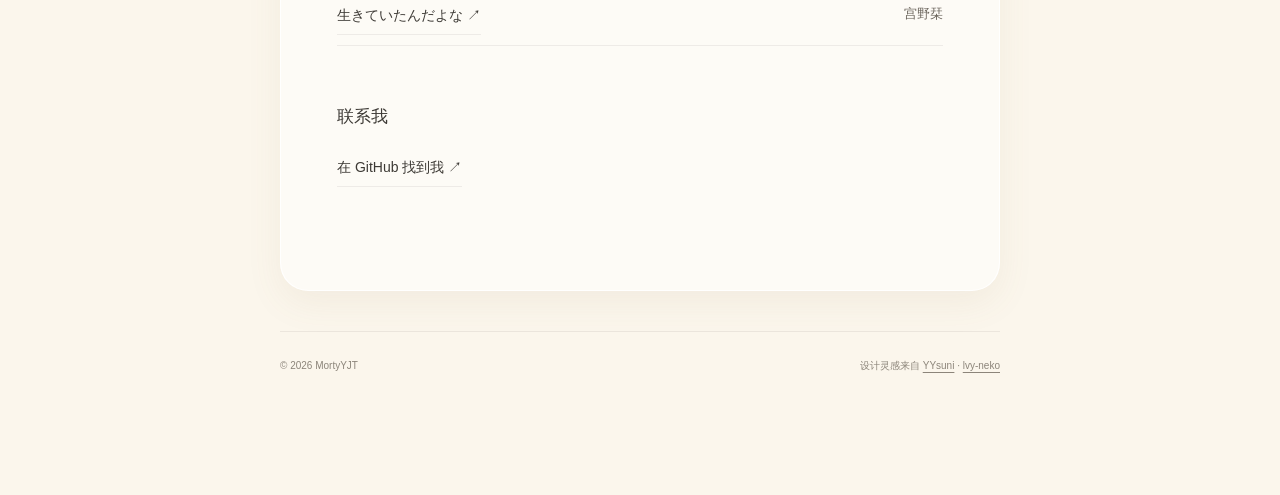
<file: profile.html>
<!DOCTYPE html><html lang="zh-CN" class="ppF7LG_variable Udz7cG_variable" data-theme="light" data-scroll-behavior="smooth"><head><meta charSet="utf-8"/><meta name="viewport" content="width=device-width, initial-scale=1"/><link rel="preload" href="/_next/static/media/232f6dbd5605abc2-s.p.00hl4060vf5wp.woff2" as="font" crossorigin="" type="font/woff2"/><link rel="preload" href="/_next/static/media/352704739d48caf4-s.p.3q05dvskj5spf.woff2" as="font" crossorigin="" type="font/woff2"/><link rel="stylesheet" href="/_next/static/chunks/0ceis1rl8r45s.css" data-precedence="next"/><link rel="preload" as="script" fetchPriority="low" href="/_next/static/chunks/1ckvzn7sfprko.js"/><script src="/_next/static/chunks/1-nqmp1rl8kqt.js" async=""></script><script src="/_next/static/chunks/0s7mvllxht1mo.js" async=""></script><script src="/_next/static/chunks/15x5xl34r5l9i.js" async=""></script><script src="/_next/static/chunks/turbopack-3-ry682tkyiqk.js" async=""></script><script src="/_next/static/chunks/10d9r602afjfu.js" async=""></script><script src="/_next/static/chunks/1tdfmhfvzbwmj.js" async=""></script><script src="/_next/static/chunks/41y5jlz3j1hrr.js" async=""></script><title>Profile / 小档案 · MortyYJT</title><meta name="description" content="谷鱼Y / MortyYJT 的个人主页，记录项目实践与持续探索。"/><link rel="author" href="https://github.com/MortyYJT"/><meta name="author" content="MortyYJT"/><link rel="canonical" href="https://mortyyjt.site/profile"/><meta property="og:title" content="谷鱼Y · MortyYJT"/><meta property="og:description" content="Projects, learning, and an ongoing exploration."/><meta property="og:url" content="https://mortyyjt.site/profile"/><meta property="og:site_name" content="MortyYJT"/><meta property="og:type" content="website"/><meta name="twitter:card" content="summary"/><meta name="twitter:title" content="谷鱼Y · MortyYJT"/><meta name="twitter:description" content="Projects, learning, and an ongoing exploration."/><link rel="icon" href="/icon.svg?icon.0m6xfxtjwaonj.svg" sizes="any" type="image/svg+xml"/><meta name="next-size-adjust" content=""/><script>try{const p=JSON.parse(localStorage.getItem('guyuy:preferences:v1')||'null');document.documentElement.dataset.theme=p&&p.theme==='dark'?'dark':'light'}catch{document.documentElement.dataset.theme='light'}</script><script src="/_next/static/chunks/0cz1d0mv5g_q7.js" noModule=""></script></head><body><div hidden=""><!--$--><!--/$--></div><div class="shell"><a class="skip-link" href="#main">跳到内容</a><header class="header-wrap"><nav class="header-pill" aria-label="主导航"><a class="brand" aria-label="谷鱼Y 首页" href="/"><svg class="" viewBox="0 0 64 64" fill="none" aria-hidden="true"><path d="M32 58V31" stroke="currentColor" stroke-width="4" stroke-linecap="round"></path><path d="M31 35C31 20 21 11 6 11c0 15 10 24 25 24Z" fill="currentColor"></path><path d="M33 31c0-13 9-21 25-21 0 13-9 21-25 21Z" fill="currentColor" opacity="0.78"></path><path d="M12 16c7 3 12 8 16 15M52 15c-6 3-11 7-15 12" stroke="var(--mark-highlight)" stroke-width="2" stroke-linecap="round"></path></svg> <span>谷鱼Y</span></a><span class="nav-divider" aria-hidden="true"></span><a aria-current="page" href="/profile">小档案</a><a href="/projects">项目</a><a href="/friends">友链</a><span class="nav-divider" aria-hidden="true"></span><button class="locale-button" aria-label="Switch to English">EN</button><button class="theme-button" aria-label="切换深色主题"><svg viewBox="0 0 24 24" aria-hidden="true"><path d="M20 15.5A8.5 8.5 0 0 1 8.5 4 8.5 8.5 0 1 0 20 15.5Z"></path></svg></button></nav></header><main id="main" class="content-column page-enter" tabindex="-1"><div class="document-page"><a class="back-link" href="/">← <!-- -->回到首页</a><header class="document-heading"><svg class="" viewBox="0 0 64 64" fill="none" aria-hidden="true"><path d="M32 58V31" stroke="currentColor" stroke-width="4" stroke-linecap="round"></path><path d="M31 35C31 20 21 11 6 11c0 15 10 24 25 24Z" fill="currentColor"></path><path d="M33 31c0-13 9-21 25-21 0 13-9 21-25 21Z" fill="currentColor" opacity="0.78"></path><path d="M12 16c7 3 12 8 16 15M52 15c-6 3-11 7-15 12" stroke="var(--mark-highlight)" stroke-width="2" stroke-linecap="round"></path></svg><p class="eyebrow">小档案</p><h1>谷鱼Y</h1><p>墨尔本大学 · 计算机科学</p><a class="text-link" href="https://github.com/MortyYJT" target="_blank" rel="noopener noreferrer">github.com/MortyYJT ↗</a></header><section class="document-section"><h2>个人简介</h2><p>话痨一枚，精力永远在线，日常爱玩抽象，脑子里时不时就蹦出些莫名其妙的点子。不敲代码的时候，不是在旅游的路上，就是在唱歌。想聊技术、旅行还是游戏，都欢迎来找我，保证不冷场！</p></section><section class="document-section"><h2>经历</h2><ol class="timeline"><li><span class="timeline-period">2026.07 – 2028.06</span><strong>墨尔本大学</strong><span class="timeline-detail">计算机科学 · 本科</span></li><li><span class="timeline-period">2025.07 – 2026.06</span><strong>莫纳什大学</strong><span class="timeline-detail">计算机科学 · 本科</span></li></ol></section><section class="document-section"><h2>项目实践</h2><article class="project-entry"><div class="project-topline"><h3><a href="https://github.com/MortyYJT/LeapAshore" target="_blank" rel="noopener noreferrer">鱼跃彼岸<!-- --> <span aria-hidden="true">↗</span></a></h3><span class="project-status"><i aria-hidden="true"></i>持续探索</span></div><p>硕士留学申请规划 agent，覆盖 QS 2027 前 300 的大学。把申请拆成一张六阶段路线图，按背景逐条对照官方要求，把项目分成冲刺 / 匹配 / 保底；LangGraph 顾问回答前先过证据门槛，找不到官方出处就直说，改动选校组合前会等你点确认。已部署上线；大部分院校的录取要求还在采集，已有的也标为待核验。</p><ul class="tag-list" aria-label="技术栈"><li>Next.js</li><li>TypeScript</li><li>FastAPI</li><li>LangGraph</li><li>PostgreSQL</li><li>Docker Compose</li></ul></article><article class="project-entry"><div class="project-topline"><h3><a href="https://github.com/MortyYJT/studyorbit" target="_blank" rel="noopener noreferrer">StudyOrbit<!-- --> <span aria-hidden="true">↗</span></a></h3><span class="project-status"><i aria-hidden="true"></i>持续探索</span></div><p>本地优先的墨大课业助手：从你已登录的 Canvas、Ed 和 Handbook 读取课程信息，交给你选的模型整理成课程 JSON，经代码校验后在网页里显示成绩和权重、排每周学习计划，还能就课程回答问题（只讲解和规划，不代写作业）。数据留在本机。仍是原型，采集目前以 macOS + Edge 为主。</p><ul class="tag-list" aria-label="技术栈"><li>TypeScript</li><li>React</li><li>Vite</li><li>Zod</li><li>Vitest</li></ul></article><article class="project-entry"><div class="project-topline"><h3><a href="https://github.com/MortyYJT/personal-website-guyuy" target="_blank" rel="noopener noreferrer">这个网站<!-- --> <span aria-hidden="true">↗</span></a></h3><span class="project-status"><i aria-hidden="true"></i>持续探索</span></div><p>你正在看的个人网站：Next.js 静态导出后由 GitHub Actions 同步到自己的服务器，毛玻璃卡片首页、跨页面不中断的音乐播放器、视图过渡的主题切换。</p><ul class="tag-list" aria-label="技术栈"><li>Next.js</li><li>TypeScript</li><li>React</li><li>GitHub Actions</li></ul></article><article class="project-entry"><div class="project-topline"><h3><a href="https://github.com/MortyYJT/sagesense" target="_blank" rel="noopener noreferrer">SageSense<!-- --> <span aria-hidden="true">↗</span></a></h3><span class="project-status"><i aria-hidden="true"></i>已有实现</span></div><p>面向老年人的 Android 防诈骗助手，黑客松原型。在用户授权下检查通知和来电号码，在本地给出可解释的风险提示，并由 FastAPI 后端提供带官方出处的中英双语问答。团队项目，我担任总负责人，编写了几乎全部代码。</p><ul class="tag-list" aria-label="技术栈"><li>Kotlin</li><li>Jetpack Compose</li><li>Python</li><li>FastAPI</li></ul></article><article class="project-entry"><div class="project-topline"><h3><a href="https://github.com/MortyYJT/Garbage-Collection-Inc" target="_blank" rel="noopener noreferrer">Garbage Collection Inc<!-- --> <span aria-hidden="true">↗</span></a></h3><span class="project-status"><i aria-hidden="true"></i>已有实现</span></div><p>以废弃月球设施为背景的 Java 控制台生存游戏：回收废料、完成公司配额，应对生物、感染和天气异常。控制台引擎由课程提供，玩法系统在 src/game 下，天气系统有回归测试。</p><ul class="tag-list" aria-label="技术栈"><li>Java</li><li>Maven</li></ul></article><article class="project-entry"><div class="project-topline"><h3><a href="https://github.com/MortyYJT/Bullet-Bloom" target="_blank" rel="noopener noreferrer">Bullet Bloom<!-- --> <span aria-hidden="true">↗</span></a></h3><span class="project-status"><i aria-hidden="true"></i>已有实现</span></div><p>2D 像素风俯视角射击游戏。把课程里的 C++/SplashKit 射击游戏作业改写成纯 JDK 的 Java2D/Swing 版本：120 FPS 固定步长循环、冲刺和格挡、四种武器、多类敌人与波次。</p><ul class="tag-list" aria-label="技术栈"><li>Java</li><li>Java2D</li><li>Swing</li></ul></article><a class="text-link" href="/projects">查看项目<!-- --> ↗</a></section><section class="document-section"><h2>技术栈</h2><p>在项目中使用与探索的技术。</p><div class="stack-list"><div class="stack-row"><h3>Agent 与 AI</h3><ul class="stack-tags"><li>Tool calling</li><li>LangGraph</li><li>RAG with citations</li><li>OpenAI-compatible APIs</li><li>DeepSeek</li><li>Claude Code</li><li>Codex</li><li>OpenSpec</li></ul></div><div class="stack-row"><h3>界面</h3><ul class="stack-tags"><li>TypeScript</li><li>React</li><li>Next.js</li><li>Vite</li><li>Tailwind CSS</li><li>Jetpack Compose</li></ul></div><div class="stack-row"><h3>服务端与数据</h3><ul class="stack-tags"><li>Python</li><li>FastAPI</li><li>Pydantic</li><li>SQLAlchemy</li><li>PostgreSQL</li><li>SQLite</li><li>Node.js</li><li>Zod</li></ul></div><div class="stack-row"><h3>移动与游戏</h3><ul class="stack-tags"><li>Kotlin</li><li>Android</li><li>Java</li><li>Java2D / Swing</li></ul></div><div class="stack-row"><h3>测试与工程</h3><ul class="stack-tags"><li>pytest</li><li>Vitest</li><li>Playwright</li><li>GitHub Actions</li><li>Docker Compose</li><li>Git</li></ul></div></div></section><section class="document-section"><h2>在玩的游戏</h2><ul class="game-list"><li><img src="/games/genshin-impact.jpg" alt="" width="28" height="28" loading="lazy"/>原神</li><li><img src="/games/honkai-star-rail.jpg" alt="" width="28" height="28" loading="lazy"/>崩坏：星穹铁道</li><li><img src="/games/zenless-zone-zero.jpg" alt="" width="28" height="28" loading="lazy"/>绝区零</li><li><img src="/games/war-thunder.jpg" alt="" width="28" height="28" loading="lazy"/>战争雷霆</li><li><img src="/games/apex-legends.jpg" alt="" width="28" height="28" loading="lazy"/>Apex 英雄</li><li><img src="/games/cs2.jpg" alt="" width="28" height="28" loading="lazy"/>反恐精英 2</li></ul></section><section class="document-section"><h2>喜欢的音乐</h2><ul class="music-list"><li><a class="text-link" href="https://music.163.com/#/song?id=3316968660" target="_blank" rel="noopener noreferrer">昔涟<!-- --> ↗</a><span>张韶涵 / HOYO-MiX</span></li><li><a class="text-link" href="https://music.163.com/#/song?id=1496089152" target="_blank" rel="noopener noreferrer">I Really Want to Stay at Your House<!-- --> ↗</a><span>Rosa Walton / Hallie Coggins</span></li><li><a class="text-link" href="https://music.163.com/#/song?id=39227624" target="_blank" rel="noopener noreferrer">Undertale<!-- --> ↗</a><span>Toby Fox</span></li><li><a class="text-link" href="https://music.163.com/#/song?id=27544862" target="_blank" rel="noopener noreferrer">Snowship<!-- --> ↗</a><span>Patricia Wilde</span></li><li><a class="text-link" href="https://music.163.com/#/song?id=1389428653" target="_blank" rel="noopener noreferrer">生きていたんだよな<!-- --> ↗</a><span>宫野栞</span></li></ul></section><section class="document-section"><h2>联系我</h2><a class="text-link" href="https://github.com/MortyYJT" target="_blank" rel="noopener noreferrer">在 GitHub 找到我<!-- --> ↗</a></section></div></main><footer class="site-footer content-column"><span>© <!-- -->2026<!-- --> MortyYJT</span><span>设计灵感来自<!-- --> <a href="https://github.com/YYsuni/2025-blog-public" target="_blank" rel="noopener noreferrer">YYsuni</a> <!-- -->·<!-- --> <a href="https://lvyovo-wiki.tech/" target="_blank" rel="noopener noreferrer">lvy-neko</a></span></footer></div><!--$--><!--/$--><script id="_R_">(globalThis["TURBOPACK"] || (globalThis["TURBOPACK"] = [])).push({"otherChunks":["static/chunks/1ckvzn7sfprko.js","static/chunks/1-nqmp1rl8kqt.js","static/chunks/0s7mvllxht1mo.js","static/chunks/15x5xl34r5l9i.js"],"runtimeModuleIds":[94553]});</script><script src="/_next/static/chunks/1ckvzn7sfprko.js" async=""></script><script>(self.__next_f=self.__next_f||[]).push([0])</script><script>self.__next_f.push([1,"1:\"$Sreact.fragment\"\n2:\"/_next/static/chunks/10d9r602afjfu.js\"\n3:\"PreferencesProvider\"\n4:I[55937,[\"$2\"],\"$3\"]\n5:I[39756,[\"$2\"],\"default\"]\n6:I[37457,[\"$2\"],\"default\"]\n7:\"/_next/static/chunks/1tdfmhfvzbwmj.js\"\n8:I[29306,[\"$2\",\"$7\"],\"default\"]\n9:\"PersistentPlayer\"\na:I[69697,[\"$2\"],\"$9\"]\nb:I[19167,[\"$2\"],\"HelloIntro\"]\nf:\"/_next/static/chunks/41y5jlz3j1hrr.js\"\n10:I[7801,[\"$2\",\"$f\"],\"SiteShell\"]\n11:I[22241,[\"$2\",\"$f\"],\"ProfileContent\"]\n12:I[97367,[\"$2\"],\"OutletBoundary\"]\n13:\"$Sreact.suspense\"\n15:\"ViewportBoundary\"\n16:I[97367,[\"$2\"],\"$15\"]\n18:\"MetadataBoundary\"\n19:I[97367,[\"$2\"],\"$18\"]\n1b:I[68027,[\"$2\"],\"default\",1]\n:HL[\"/_next/static/chunks/0ceis1rl8r45s.css\",\"style\"]\n:HL[\"/_next/static/media/232f6dbd5605abc2-s.p.00hl4060vf5wp.woff2\",\"font\",{\"crossOrigin\":\"\",\"type\":\"font/woff2\"}]\n:HL[\"/_next/static/media/352704739d48caf4-s.p.3q05dvskj5spf.woff2\",\"font\",{\"crossOrigin\":\"\",\"type\":\"font/woff2\"}]\nd:X\ne:[[\"children\",{\"s\":\"__PAGE__\",\"h\":512,\"d\":{\"r\":[\"$\",\"$1\",\"c\",{\"children\":[[\"$\",\"$L10\",null,{\"children\":[\"$\",\"$L11\",null,{}]}],[[\"$\",\"script\",\"script-0\",{\"src\":\"/_next/static/chunks/41y5jlz3j1hrr.js\",\"async\":true,\"nonce\":\"$undefined\"}]],[\"$\",\"$L12\",null,{\"children\":[\"$\",\"$13\",null,{\"name\":\"Next.MetadataOutlet\",\"children\":\"$@14\"}]}]]}],\"p\":false,\"v\":null}}]]\nc:[[\"children\",{\"s\":\"profile\",\"h\":512,\"d\":{\"r\":[\"$\",\"$1\",\"c\",{\"children\":[null,[\"$\",\"$L5\",null,{\"parallelRouterKey\":\"children\",\"error\":\"$undefined\",\"errorStyles\":\"$undefined\",\"errorScripts\":\"$undefined\",\"template\":[\"$\",\"$L6\",null,{}],\"templateStyles\":\"$undefined\",\"templateScripts\":\"$undefined\",\"notFound\":\"$undefined\",\"forbidden\":\"$undefined\",\"unauthorized\":\"$undefined\"}]]}],\"p\":false,\"v\":\"$d\"},\"c\":\"$Qe\"}]]\n0:{\"P\":null,\"c\":[\"\",\"profile\"],\"q\":\"\",\"i\":false,\"t\":{\"t\":{\"s\":\"\",\"h\":528,\"d\":{\"r\":[\"$\",\"$1\",\"c\",{\"children\":[[[\"$\",\"link\",\"0\",{\"rel\":\"stylesheet\",\"href\":\"/_next/static/chunks/0ceis1rl8r45s.css\",\"precedence\":\"next\",\"crossOrigin\":\"$undefined\",\"nonce\":\"$undefined\"}],[\"$\",\"script\",\"script-0\",{\"src\":\"/_next/static/chunks/10d9r602afjfu.js\",\"async\":true,\"nonce\":\"$undefined\"}]],[\"$\",\"html\",null,{\"lang\":\"zh-CN\",\"className\":\"ppF7LG_variable Udz7cG_variable\",\"data-theme\":\"light\",\"data-scroll-behavior\":\"smooth\",\"suppressHydrationWarning\":true,\"children\":[[\"$\",\"head\",null,{\"children\":[\"$\",\"script\",null,{\"dangerouslySetInnerHTML\":{\"__html\":\"try{const p=JSON.parse(localStorage.getItem('guyuy:preferences:v1')||'null');document.documentElement.dataset.theme=p\u0026\u0026p.theme==='dark'?'dark':'light'}catch{document.documentElement.dataset.theme='light'}\"}}]}],[\"$\",\"body\",null,{\"children\":[\"$\",\"$L4\",null,{\"children\":[[\"$\",\"$L5\",null,{\"parallelRouterKey\":\"children\",\"error\":\"$undefined\",\"errorStyles\":\"$undefined\",\"errorScripts\":\"$undefined\",\"template\":[\"$\",\"$L6\",null,{}],\"templateStyles\":\"$undefined\",\"templateScripts\":\"$undefined\",\"notFound\":[[\"$\",\"$L8\",null,{}],[]],\"forbidden\":\"$undefined\",\"unauthorized\":\"$undefined\"}],[\"$\",\"$La\",null,{}],[\"$\",\"$Lb\",null,{}]]}]}]]}]]}],\"p\":false,\"v\":null},\"c\":\"$Qc\"},\"h\":{\"r\":[\"$\",\"$1\",\"h\",{\"children\":[null,[\"$\",\"$L16\",null,{\"children\":\"$L17\"}],[\"$\",\"$L19\",null,{\"children\":[[\"$\",\"div\",null,{\"hidden\":true,\"children\":[\"$\",\"$13\",null,{\"name\":\"Next.Metadata\",\"children\":\"$L1a\"}]}],null]}],[\"$\",\"meta\",null,{\"name\":\"next-size-adjust\",\"content\":\"\"}]]}],\"p\":false,\"v\":null}},\"m\":\"$undefined\",\"G\":[\"$1b\",[[\"$\",\"link\",\"0\",{\"rel\":\"stylesheet\",\"href\":\"/_next/static/chunks/0ceis1rl8r45s.css\",\"precedence\":\"next\",\"crossOrigin\":\"$undefined\",\"nonce\":\"$undefined\"}]]],\"S\":true,\"r\":\"$undefined\",\"s\":\"$undefined\",\"a\":\"$undefined\",\"l\":\"$undefined\",\"p\":\"$undefined\",\"d\":\"$undefined\",\"b\":\"Bis_NnRtRdsOStwr99ouy\"}\nd:C\n17:[[\"$\",\"meta\",\"0\",{\"charSet\":\"utf-8\"}],[\"$\",\"meta\",\"1\",{\"name\":\"viewport\",\"content\":\"width=device-width, initial-scale=1\"}]]\n1c:I[27201,[\"$2\"],\"IconMark\"]\n14:null\n1a:[[\"$\",\"title\",\"0\",{\"children\":\"Profile / 小档案 · MortyYJT\"}],[\"$\",\"meta\",\"1\",{\"name\":\"description\",\"content\":\"谷鱼Y / MortyYJT 的个人主页，记录项目实践与持续探索。\"}],[\"$\",\"link\",\"2\",{\"rel\":\"author\",\"href\":\"https://github.com/MortyYJT\"}],[\"$\",\"meta\",\"3\",{\"name\":\"author\",\"content\":\"MortyYJT\"}],[\"$\",\"link\",\"4\",{\"rel\":\"canonical\",\"href\":\"https://mortyyjt.site/profile\"}],[\"$\",\"meta\",\"5\",{\"property\":\"og:title\",\"content\":\"谷鱼Y · MortyYJT\"}],[\"$\",\"meta\",\"6\",{\"property\":\"og:description\",\"content\":\"Projects, learning, and an ongoing exploration.\"}],[\"$\",\"meta\",\"7\",{\"property\":\"og:url\",\"content\":\"https://mortyyjt.site/profile\"}],[\"$\",\"meta\",\"8\",{\"property\":\"og:site_name\",\"content\":\"MortyYJT\"}],[\"$\",\"meta\",\"9\",{\"property\":\"og:type\",\"content\":\"website\"}],[\"$\",\"meta\",\"10\",{\"name\":\"twitter:card\",\"content\":\"summary\"}],[\"$\",\"meta\",\"11\",{\"name\":\"twitter:title\",\"content\":\"谷鱼Y · MortyYJT\"}],[\"$\",\"meta\",\"12\",{\"name\":\"twitter:description\",\"content\":\"Projects, learning, and an ongoing exploration.\"}],[\"$\",\"link\",\"13\",{\"rel\":\"icon\",\"href\":\"/icon.svg?icon.0m6xfxtjwaonj.svg\",\"sizes\":\"any\",\"type\":\"image/svg+xml\"}],[\"$\",\"$L1c\",\"14\",{}]]\n"])</script></body></html>
</file>
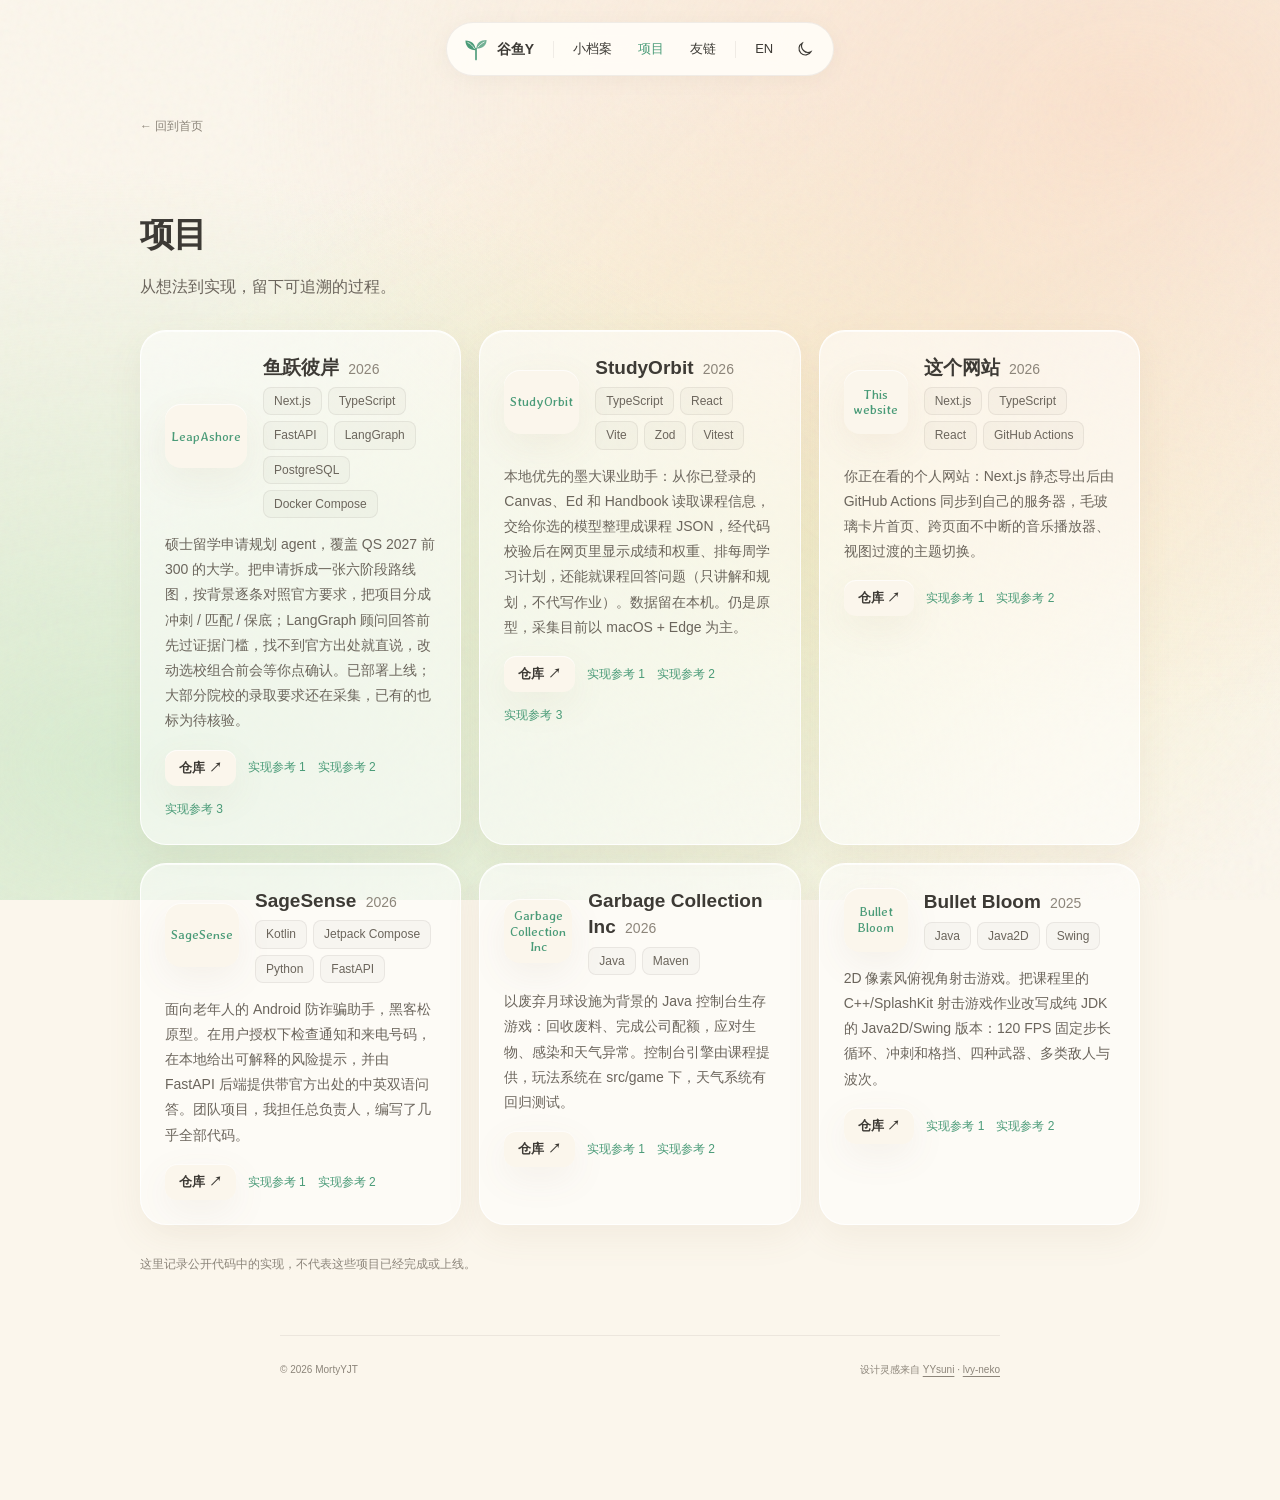
<file: projects.html>
<!DOCTYPE html><html lang="zh-CN" class="ppF7LG_variable Udz7cG_variable" data-theme="light" data-scroll-behavior="smooth"><head><meta charSet="utf-8"/><meta name="viewport" content="width=device-width, initial-scale=1"/><link rel="preload" href="/_next/static/media/232f6dbd5605abc2-s.p.00hl4060vf5wp.woff2" as="font" crossorigin="" type="font/woff2"/><link rel="preload" href="/_next/static/media/352704739d48caf4-s.p.3q05dvskj5spf.woff2" as="font" crossorigin="" type="font/woff2"/><link rel="stylesheet" href="/_next/static/chunks/0ceis1rl8r45s.css" data-precedence="next"/><link rel="preload" as="script" fetchPriority="low" href="/_next/static/chunks/1ckvzn7sfprko.js"/><script src="/_next/static/chunks/1-nqmp1rl8kqt.js" async=""></script><script src="/_next/static/chunks/0s7mvllxht1mo.js" async=""></script><script src="/_next/static/chunks/15x5xl34r5l9i.js" async=""></script><script src="/_next/static/chunks/turbopack-3-ry682tkyiqk.js" async=""></script><script src="/_next/static/chunks/10d9r602afjfu.js" async=""></script><script src="/_next/static/chunks/1tdfmhfvzbwmj.js" async=""></script><script src="/_next/static/chunks/2wmljn0evp3cr.js" async=""></script><title>Projects / 项目 · MortyYJT</title><meta name="description" content="谷鱼Y / MortyYJT 的个人主页，记录项目实践与持续探索。"/><link rel="author" href="https://github.com/MortyYJT"/><meta name="author" content="MortyYJT"/><link rel="canonical" href="https://mortyyjt.site/projects"/><meta property="og:title" content="谷鱼Y · MortyYJT"/><meta property="og:description" content="Projects, learning, and an ongoing exploration."/><meta property="og:url" content="https://mortyyjt.site/projects"/><meta property="og:site_name" content="MortyYJT"/><meta property="og:type" content="website"/><meta name="twitter:card" content="summary"/><meta name="twitter:title" content="谷鱼Y · MortyYJT"/><meta name="twitter:description" content="Projects, learning, and an ongoing exploration."/><link rel="icon" href="/icon.svg?icon.0m6xfxtjwaonj.svg" sizes="any" type="image/svg+xml"/><meta name="next-size-adjust" content=""/><script>try{const p=JSON.parse(localStorage.getItem('guyuy:preferences:v1')||'null');document.documentElement.dataset.theme=p&&p.theme==='dark'?'dark':'light'}catch{document.documentElement.dataset.theme='light'}</script><script src="/_next/static/chunks/0cz1d0mv5g_q7.js" noModule=""></script></head><body><div hidden=""><!--$--><!--/$--></div><div class="shell"><a class="skip-link" href="#main">跳到内容</a><header class="header-wrap"><nav class="header-pill" aria-label="主导航"><a class="brand" aria-label="谷鱼Y 首页" href="/"><svg class="" viewBox="0 0 64 64" fill="none" aria-hidden="true"><path d="M32 58V31" stroke="currentColor" stroke-width="4" stroke-linecap="round"></path><path d="M31 35C31 20 21 11 6 11c0 15 10 24 25 24Z" fill="currentColor"></path><path d="M33 31c0-13 9-21 25-21 0 13-9 21-25 21Z" fill="currentColor" opacity="0.78"></path><path d="M12 16c7 3 12 8 16 15M52 15c-6 3-11 7-15 12" stroke="var(--mark-highlight)" stroke-width="2" stroke-linecap="round"></path></svg> <span>谷鱼Y</span></a><span class="nav-divider" aria-hidden="true"></span><a href="/profile">小档案</a><a aria-current="page" href="/projects">项目</a><a href="/friends">友链</a><span class="nav-divider" aria-hidden="true"></span><button class="locale-button" aria-label="Switch to English">EN</button><button class="theme-button" aria-label="切换深色主题"><svg viewBox="0 0 24 24" aria-hidden="true"><path d="M20 15.5A8.5 8.5 0 0 1 8.5 4 8.5 8.5 0 1 0 20 15.5Z"></path></svg></button></nav></header><main id="main" class="content-column page-enter" tabindex="-1"><div class="gallery-page"><header class="gallery-heading"><a class="back-link" href="/">← <!-- -->回到首页</a><h1>项目</h1><p>从想法到实现，留下可追溯的过程。</p></header><div class="gallery-grid"><article class="gallery-card"><div class="gallery-card-head"><span class="project-logo" aria-hidden="true">LeapAshore</span><div><h2>鱼跃彼岸<!-- --> <span class="gallery-year">2026</span></h2><ul class="chip-list" aria-label="技术栈"><li>Next.js</li><li>TypeScript</li><li>FastAPI</li><li>LangGraph</li><li>PostgreSQL</li><li>Docker Compose</li></ul></div></div><p>硕士留学申请规划 agent，覆盖 QS 2027 前 300 的大学。把申请拆成一张六阶段路线图，按背景逐条对照官方要求，把项目分成冲刺 / 匹配 / 保底；LangGraph 顾问回答前先过证据门槛，找不到官方出处就直说，改动选校组合前会等你点确认。已部署上线；大部分院校的录取要求还在采集，已有的也标为待核验。</p><div class="gallery-actions"><a class="chip-button" href="https://github.com/MortyYJT/LeapAshore" target="_blank" rel="noopener noreferrer">仓库<!-- --> <span aria-hidden="true">↗</span></a><a class="chip-link" href="https://github.com/MortyYJT/LeapAshore/blob/main/api/app/agent/graph.py" target="_blank" rel="noopener noreferrer">实现参考<!-- --> <!-- -->1</a><a class="chip-link" href="https://github.com/MortyYJT/LeapAshore/blob/main/api/app/agent/evidence.py" target="_blank" rel="noopener noreferrer">实现参考<!-- --> <!-- -->2</a><a class="chip-link" href="https://github.com/MortyYJT/LeapAshore/blob/main/api/app/routers/roadmap.py" target="_blank" rel="noopener noreferrer">实现参考<!-- --> <!-- -->3</a></div></article><article class="gallery-card"><div class="gallery-card-head"><span class="project-logo" aria-hidden="true">StudyOrbit</span><div><h2>StudyOrbit<!-- --> <span class="gallery-year">2026</span></h2><ul class="chip-list" aria-label="技术栈"><li>TypeScript</li><li>React</li><li>Vite</li><li>Zod</li><li>Vitest</li></ul></div></div><p>本地优先的墨大课业助手：从你已登录的 Canvas、Ed 和 Handbook 读取课程信息，交给你选的模型整理成课程 JSON，经代码校验后在网页里显示成绩和权重、排每周学习计划，还能就课程回答问题（只讲解和规划，不代写作业）。数据留在本机。仍是原型，采集目前以 macOS + Edge 为主。</p><div class="gallery-actions"><a class="chip-button" href="https://github.com/MortyYJT/studyorbit" target="_blank" rel="noopener noreferrer">仓库<!-- --> <span aria-hidden="true">↗</span></a><a class="chip-link" href="https://github.com/MortyYJT/studyorbit/blob/main/scripts/lib/course-analysis.mjs" target="_blank" rel="noopener noreferrer">实现参考<!-- --> <!-- -->1</a><a class="chip-link" href="https://github.com/MortyYJT/studyorbit/blob/main/shared/course-calculations.ts" target="_blank" rel="noopener noreferrer">实现参考<!-- --> <!-- -->2</a><a class="chip-link" href="https://github.com/MortyYJT/studyorbit/blob/main/web/src/Agent.tsx" target="_blank" rel="noopener noreferrer">实现参考<!-- --> <!-- -->3</a></div></article><article class="gallery-card"><div class="gallery-card-head"><span class="project-logo" aria-hidden="true">This website</span><div><h2>这个网站<!-- --> <span class="gallery-year">2026</span></h2><ul class="chip-list" aria-label="技术栈"><li>Next.js</li><li>TypeScript</li><li>React</li><li>GitHub Actions</li></ul></div></div><p>你正在看的个人网站：Next.js 静态导出后由 GitHub Actions 同步到自己的服务器，毛玻璃卡片首页、跨页面不中断的音乐播放器、视图过渡的主题切换。</p><div class="gallery-actions"><a class="chip-button" href="https://github.com/MortyYJT/personal-website-guyuy" target="_blank" rel="noopener noreferrer">仓库<!-- --> <span aria-hidden="true">↗</span></a><a class="chip-link" href="https://github.com/MortyYJT/personal-website-guyuy/blob/main/src/components/persistent-player.tsx" target="_blank" rel="noopener noreferrer">实现参考<!-- --> <!-- -->1</a><a class="chip-link" href="https://github.com/MortyYJT/personal-website-guyuy/blob/main/.github/workflows/deploy.yml" target="_blank" rel="noopener noreferrer">实现参考<!-- --> <!-- -->2</a></div></article><article class="gallery-card"><div class="gallery-card-head"><span class="project-logo" aria-hidden="true">SageSense</span><div><h2>SageSense<!-- --> <span class="gallery-year">2026</span></h2><ul class="chip-list" aria-label="技术栈"><li>Kotlin</li><li>Jetpack Compose</li><li>Python</li><li>FastAPI</li></ul></div></div><p>面向老年人的 Android 防诈骗助手，黑客松原型。在用户授权下检查通知和来电号码，在本地给出可解释的风险提示，并由 FastAPI 后端提供带官方出处的中英双语问答。团队项目，我担任总负责人，编写了几乎全部代码。</p><div class="gallery-actions"><a class="chip-button" href="https://github.com/MortyYJT/sagesense" target="_blank" rel="noopener noreferrer">仓库<!-- --> <span aria-hidden="true">↗</span></a><a class="chip-link" href="https://github.com/MortyYJT/sagesense/blob/main/android/app/src/main/java/com/mortyyjt/sagesense/risk/RiskAnalyzer.kt" target="_blank" rel="noopener noreferrer">实现参考<!-- --> <!-- -->1</a><a class="chip-link" href="https://github.com/MortyYJT/sagesense/blob/main/backend/app/agent.py" target="_blank" rel="noopener noreferrer">实现参考<!-- --> <!-- -->2</a></div></article><article class="gallery-card"><div class="gallery-card-head"><span class="project-logo" aria-hidden="true">Garbage Collection Inc</span><div><h2>Garbage Collection Inc<!-- --> <span class="gallery-year">2026</span></h2><ul class="chip-list" aria-label="技术栈"><li>Java</li><li>Maven</li></ul></div></div><p>以废弃月球设施为背景的 Java 控制台生存游戏：回收废料、完成公司配额，应对生物、感染和天气异常。控制台引擎由课程提供，玩法系统在 src/game 下，天气系统有回归测试。</p><div class="gallery-actions"><a class="chip-button" href="https://github.com/MortyYJT/Garbage-Collection-Inc" target="_blank" rel="noopener noreferrer">仓库<!-- --> <span aria-hidden="true">↗</span></a><a class="chip-link" href="https://github.com/MortyYJT/Garbage-Collection-Inc/tree/main/src/game/weather" target="_blank" rel="noopener noreferrer">实现参考<!-- --> <!-- -->1</a><a class="chip-link" href="https://github.com/MortyYJT/Garbage-Collection-Inc/tree/main/src/game/spawning" target="_blank" rel="noopener noreferrer">实现参考<!-- --> <!-- -->2</a></div></article><article class="gallery-card"><div class="gallery-card-head"><span class="project-logo" aria-hidden="true">Bullet Bloom</span><div><h2>Bullet Bloom<!-- --> <span class="gallery-year">2025</span></h2><ul class="chip-list" aria-label="技术栈"><li>Java</li><li>Java2D</li><li>Swing</li></ul></div></div><p>2D 像素风俯视角射击游戏。把课程里的 C++/SplashKit 射击游戏作业改写成纯 JDK 的 Java2D/Swing 版本：120 FPS 固定步长循环、冲刺和格挡、四种武器、多类敌人与波次。</p><div class="gallery-actions"><a class="chip-button" href="https://github.com/MortyYJT/Bullet-Bloom" target="_blank" rel="noopener noreferrer">仓库<!-- --> <span aria-hidden="true">↗</span></a><a class="chip-link" href="https://github.com/MortyYJT/Bullet-Bloom/blob/main/src/main/java/bulletbloom/app/GameLoop.java" target="_blank" rel="noopener noreferrer">实现参考<!-- --> <!-- -->1</a><a class="chip-link" href="https://github.com/MortyYJT/Bullet-Bloom/blob/main/src/main/java/bulletbloom/enemy/WaveController.java" target="_blank" rel="noopener noreferrer">实现参考<!-- --> <!-- -->2</a></div></article></div><p class="gallery-note">这里记录公开代码中的实现，不代表这些项目已经完成或上线。</p></div></main><footer class="site-footer content-column"><span>© <!-- -->2026<!-- --> MortyYJT</span><span>设计灵感来自<!-- --> <a href="https://github.com/YYsuni/2025-blog-public" target="_blank" rel="noopener noreferrer">YYsuni</a> <!-- -->·<!-- --> <a href="https://lvyovo-wiki.tech/" target="_blank" rel="noopener noreferrer">lvy-neko</a></span></footer></div><!--$--><!--/$--><script id="_R_">(globalThis["TURBOPACK"] || (globalThis["TURBOPACK"] = [])).push({"otherChunks":["static/chunks/1ckvzn7sfprko.js","static/chunks/1-nqmp1rl8kqt.js","static/chunks/0s7mvllxht1mo.js","static/chunks/15x5xl34r5l9i.js"],"runtimeModuleIds":[94553]});</script><script src="/_next/static/chunks/1ckvzn7sfprko.js" async=""></script><script>(self.__next_f=self.__next_f||[]).push([0])</script><script>self.__next_f.push([1,"1:\"$Sreact.fragment\"\n2:\"/_next/static/chunks/10d9r602afjfu.js\"\n3:\"PreferencesProvider\"\n4:I[55937,[\"$2\"],\"$3\"]\n5:I[39756,[\"$2\"],\"default\"]\n6:I[37457,[\"$2\"],\"default\"]\n7:\"/_next/static/chunks/1tdfmhfvzbwmj.js\"\n8:I[29306,[\"$2\",\"$7\"],\"default\"]\n9:\"PersistentPlayer\"\na:I[69697,[\"$2\"],\"$9\"]\nb:I[19167,[\"$2\"],\"HelloIntro\"]\nf:\"/_next/static/chunks/2wmljn0evp3cr.js\"\n10:I[7801,[\"$2\",\"$f\"],\"SiteShell\"]\n11:I[33625,[\"$2\",\"$f\"],\"ProjectsContent\"]\n12:I[97367,[\"$2\"],\"OutletBoundary\"]\n13:\"$Sreact.suspense\"\n15:\"ViewportBoundary\"\n16:I[97367,[\"$2\"],\"$15\"]\n18:\"MetadataBoundary\"\n19:I[97367,[\"$2\"],\"$18\"]\n1b:I[68027,[\"$2\"],\"default\",1]\n:HL[\"/_next/static/chunks/0ceis1rl8r45s.css\",\"style\"]\n:HL[\"/_next/static/media/232f6dbd5605abc2-s.p.00hl4060vf5wp.woff2\",\"font\",{\"crossOrigin\":\"\",\"type\":\"font/woff2\"}]\n:HL[\"/_next/static/media/352704739d48caf4-s.p.3q05dvskj5spf.woff2\",\"font\",{\"crossOrigin\":\"\",\"type\":\"font/woff2\"}]\nd:X\ne:[[\"children\",{\"s\":\"__PAGE__\",\"h\":512,\"d\":{\"r\":[\"$\",\"$1\",\"c\",{\"children\":[[\"$\",\"$L10\",null,{\"children\":[\"$\",\"$L11\",null,{}]}],[[\"$\",\"script\",\"script-0\",{\"src\":\"/_next/static/chunks/2wmljn0evp3cr.js\",\"async\":true,\"nonce\":\"$undefined\"}]],[\"$\",\"$L12\",null,{\"children\":[\"$\",\"$13\",null,{\"name\":\"Next.MetadataOutlet\",\"children\":\"$@14\"}]}]]}],\"p\":false,\"v\":null}}]]\nc:[[\"children\",{\"s\":\"projects\",\"h\":512,\"d\":{\"r\":[\"$\",\"$1\",\"c\",{\"children\":[null,[\"$\",\"$L5\",null,{\"parallelRouterKey\":\"children\",\"error\":\"$undefined\",\"errorStyles\":\"$undefined\",\"errorScripts\":\"$undefined\",\"template\":[\"$\",\"$L6\",null,{}],\"templateStyles\":\"$undefined\",\"templateScripts\":\"$undefined\",\"notFound\":\"$undefined\",\"forbidden\":\"$undefined\",\"unauthorized\":\"$undefined\"}]]}],\"p\":false,\"v\":\"$d\"},\"c\":\"$Qe\"}]]\n0:{\"P\":null,\"c\":[\"\",\"projects\"],\"q\":\"\",\"i\":false,\"t\":{\"t\":{\"s\":\"\",\"h\":528,\"d\":{\"r\":[\"$\",\"$1\",\"c\",{\"children\":[[[\"$\",\"link\",\"0\",{\"rel\":\"stylesheet\",\"href\":\"/_next/static/chunks/0ceis1rl8r45s.css\",\"precedence\":\"next\",\"crossOrigin\":\"$undefined\",\"nonce\":\"$undefined\"}],[\"$\",\"script\",\"script-0\",{\"src\":\"/_next/static/chunks/10d9r602afjfu.js\",\"async\":true,\"nonce\":\"$undefined\"}]],[\"$\",\"html\",null,{\"lang\":\"zh-CN\",\"className\":\"ppF7LG_variable Udz7cG_variable\",\"data-theme\":\"light\",\"data-scroll-behavior\":\"smooth\",\"suppressHydrationWarning\":true,\"children\":[[\"$\",\"head\",null,{\"children\":[\"$\",\"script\",null,{\"dangerouslySetInnerHTML\":{\"__html\":\"try{const p=JSON.parse(localStorage.getItem('guyuy:preferences:v1')||'null');document.documentElement.dataset.theme=p\u0026\u0026p.theme==='dark'?'dark':'light'}catch{document.documentElement.dataset.theme='light'}\"}}]}],[\"$\",\"body\",null,{\"children\":[\"$\",\"$L4\",null,{\"children\":[[\"$\",\"$L5\",null,{\"parallelRouterKey\":\"children\",\"error\":\"$undefined\",\"errorStyles\":\"$undefined\",\"errorScripts\":\"$undefined\",\"template\":[\"$\",\"$L6\",null,{}],\"templateStyles\":\"$undefined\",\"templateScripts\":\"$undefined\",\"notFound\":[[\"$\",\"$L8\",null,{}],[]],\"forbidden\":\"$undefined\",\"unauthorized\":\"$undefined\"}],[\"$\",\"$La\",null,{}],[\"$\",\"$Lb\",null,{}]]}]}]]}]]}],\"p\":false,\"v\":null},\"c\":\"$Qc\"},\"h\":{\"r\":[\"$\",\"$1\",\"h\",{\"children\":[null,[\"$\",\"$L16\",null,{\"children\":\"$L17\"}],[\"$\",\"$L19\",null,{\"children\":[[\"$\",\"div\",null,{\"hidden\":true,\"children\":[\"$\",\"$13\",null,{\"name\":\"Next.Metadata\",\"children\":\"$L1a\"}]}],null]}],[\"$\",\"meta\",null,{\"name\":\"next-size-adjust\",\"content\":\"\"}]]}],\"p\":false,\"v\":null}},\"m\":\"$undefined\",\"G\":[\"$1b\",[[\"$\",\"link\",\"0\",{\"rel\":\"stylesheet\",\"href\":\"/_next/static/chunks/0ceis1rl8r45s.css\",\"precedence\":\"next\",\"crossOrigin\":\"$undefined\",\"nonce\":\"$undefined\"}]]],\"S\":true,\"r\":\"$undefined\",\"s\":\"$undefined\",\"a\":\"$undefined\",\"l\":\"$undefined\",\"p\":\"$undefined\",\"d\":\"$undefined\",\"b\":\"Bis_NnRtRdsOStwr99ouy\"}\nd:C\n17:[[\"$\",\"meta\",\"0\",{\"charSet\":\"utf-8\"}],[\"$\",\"meta\",\"1\",{\"name\":\"viewport\",\"content\":\"width=device-width, initial-scale=1\"}]]\n1c:I[27201,[\"$2\"],\"IconMark\"]\n14:null\n1a:[[\"$\",\"title\",\"0\",{\"children\":\"Projects / 项目 · MortyYJT\"}],[\"$\",\"meta\",\"1\",{\"name\":\"description\",\"content\":\"谷鱼Y / MortyYJT 的个人主页，记录项目实践与持续探索。\"}],[\"$\",\"link\",\"2\",{\"rel\":\"author\",\"href\":\"https://github.com/MortyYJT\"}],[\"$\",\"meta\",\"3\",{\"name\":\"author\",\"content\":\"MortyYJT\"}],[\"$\",\"link\",\"4\",{\"rel\":\"canonical\",\"href\":\"https://mortyyjt.site/projects\"}],[\"$\",\"meta\",\"5\",{\"property\":\"og:title\",\"content\":\"谷鱼Y · MortyYJT\"}],[\"$\",\"meta\",\"6\",{\"property\":\"og:description\",\"content\":\"Projects, learning, and an ongoing exploration.\"}],[\"$\",\"meta\",\"7\",{\"property\":\"og:url\",\"content\":\"https://mortyyjt.site/projects\"}],[\"$\",\"meta\",\"8\",{\"property\":\"og:site_name\",\"content\":\"MortyYJT\"}],[\"$\",\"meta\",\"9\",{\"property\":\"og:type\",\"content\":\"website\"}],[\"$\",\"meta\",\"10\",{\"name\":\"twitter:card\",\"content\":\"summary\"}],[\"$\",\"meta\",\"11\",{\"name\":\"twitter:title\",\"content\":\"谷鱼Y · MortyYJT\"}],[\"$\",\"meta\",\"12\",{\"name\":\"twitter:description\",\"content\":\"Projects, learning, and an ongoing exploration.\"}],[\"$\",\"link\",\"13\",{\"rel\":\"icon\",\"href\":\"/icon.svg?icon.0m6xfxtjwaonj.svg\",\"sizes\":\"any\",\"type\":\"image/svg+xml\"}],[\"$\",\"$L1c\",\"14\",{}]]\n"])</script></body></html>
</file>
<file: _next/static/chunks/0ceis1rl8r45s.css>
@font-face{font-family:Averia Gruesa Libre;font-style:normal;font-weight:400;font-display:swap;src:url(../media/5220a77ce90b79a0-s.3v_wvcyz45zwm.woff2)format("woff2");unicode-range:U+100-2BA,U+2BD-2C5,U+2C7-2CC,U+2CE-2D7,U+2DD-2FF,U+304,U+308,U+329,U+1D00-1DBF,U+1E00-1E9F,U+1EF2-1EFF,U+2020,U+20A0-20AB,U+20AD-20C4,U+2113,U+2C60-2C7F,U+A720-A7FF}@font-face{font-family:Averia Gruesa Libre;font-style:normal;font-weight:400;font-display:swap;src:url(../media/232f6dbd5605abc2-s.p.00hl4060vf5wp.woff2)format("woff2");unicode-range:U+??,U+131,U+152-153,U+2BB-2BC,U+2C6,U+2DA,U+2DC,U+304,U+308,U+329,U+2000-206F,U+20AC,U+2122,U+2191,U+2193,U+2212,U+2215,U+FEFF,U+FFFD}@font-face{font-family:Averia Gruesa Libre Fallback;src:local(Arial);ascent-override:95.31%;descent-override:24.02%;line-gap-override:0.0%;size-adjust:100.0%}.ppF7LG_className{font-family:Averia Gruesa Libre,Averia Gruesa Libre Fallback;font-style:normal;font-weight:400}.ppF7LG_variable{--font-display:"Averia Gruesa Libre", "Averia Gruesa Libre Fallback"}
@font-face{font-family:Dancing Script;font-style:normal;font-weight:600;font-display:swap;src:url(../media/e1cae98e385af9b1-s.01zfytejcc7g-.woff2)format("woff2");unicode-range:U+102-103,U+110-111,U+128-129,U+168-169,U+1A0-1A1,U+1AF-1B0,U+300-301,U+303-304,U+308-309,U+323,U+329,U+1EA0-1EF9,U+20AB}@font-face{font-family:Dancing Script;font-style:normal;font-weight:600;font-display:swap;src:url(../media/214caea8c64fbc1f-s.2ro0jw3l5-zyd.woff2)format("woff2");unicode-range:U+100-2BA,U+2BD-2C5,U+2C7-2CC,U+2CE-2D7,U+2DD-2FF,U+304,U+308,U+329,U+1D00-1DBF,U+1E00-1E9F,U+1EF2-1EFF,U+2020,U+20A0-20AB,U+20AD-20C4,U+2113,U+2C60-2C7F,U+A720-A7FF}@font-face{font-family:Dancing Script;font-style:normal;font-weight:600;font-display:swap;src:url(../media/352704739d48caf4-s.p.3q05dvskj5spf.woff2)format("woff2");unicode-range:U+??,U+131,U+152-153,U+2BB-2BC,U+2C6,U+2DA,U+2DC,U+304,U+308,U+329,U+2000-206F,U+20AC,U+2122,U+2191,U+2193,U+2212,U+2215,U+FEFF,U+FFFD}@font-face{font-family:Dancing Script Fallback;src:local(Arial);ascent-override:112.99%;descent-override:34.39%;line-gap-override:0.0%;size-adjust:81.43%}.Udz7cG_className{font-family:Dancing Script,Dancing Script Fallback;font-style:normal;font-weight:600}.Udz7cG_variable{--font-script:"Dancing Script", "Dancing Script Fallback"}
@layer properties{@supports (((-webkit-hyphens:none)) and (not (margin-trim:inline))) or ((-moz-orient:inline) and (not (color:rgb(from red r g b)))){*,:before,:after,::backdrop{--tw-rotate-x:initial;--tw-rotate-y:initial;--tw-rotate-z:initial;--tw-skew-x:initial;--tw-skew-y:initial;--tw-outline-style:solid;--tw-blur:initial;--tw-brightness:initial;--tw-contrast:initial;--tw-grayscale:initial;--tw-hue-rotate:initial;--tw-invert:initial;--tw-opacity:initial;--tw-saturate:initial;--tw-sepia:initial;--tw-drop-shadow:initial;--tw-drop-shadow-color:initial;--tw-drop-shadow-alpha:100%;--tw-drop-shadow-size:initial;--tw-backdrop-blur:initial;--tw-backdrop-brightness:initial;--tw-backdrop-contrast:initial;--tw-backdrop-grayscale:initial;--tw-backdrop-hue-rotate:initial;--tw-backdrop-invert:initial;--tw-backdrop-opacity:initial;--tw-backdrop-saturate:initial;--tw-backdrop-sepia:initial}}}@layer theme{:root,:host{--font-sans:-apple-system, BlinkMacSystemFont, "Segoe UI", Roboto, "Helvetica Neue", "Noto Sans", Arial, sans-serif, "Apple Color Emoji", "Segoe UI Emoji", "Segoe UI Symbol", "Noto Color Emoji";--font-mono:ui-monospace, SFMono-Regular, Menlo, Monaco, Consolas, "Liberation Mono", "Courier New", monospace;--default-font-family:var(--font-sans);--default-mono-font-family:var(--font-mono)}}@layer base{*,:after,:before,::backdrop{box-sizing:border-box;border:0 solid;margin:0;padding:0}::file-selector-button{box-sizing:border-box;border:0 solid;margin:0;padding:0}html,:host{-webkit-text-size-adjust:100%;tab-size:4;line-height:1.5;font-family:var(--default-font-family,-apple-system, BlinkMacSystemFont, "Segoe UI", Roboto, "Helvetica Neue", "Noto Sans", Arial, sans-serif, "Apple Color Emoji", "Segoe UI Emoji", "Segoe UI Symbol", "Noto Color Emoji");font-feature-settings:var(--default-font-feature-settings,normal);font-variation-settings:var(--default-font-variation-settings,normal);-webkit-tap-highlight-color:transparent}hr{height:0;color:inherit;border-top-width:1px}abbr:where([title]){-webkit-text-decoration:underline dotted;text-decoration:underline dotted}h1,h2,h3,h4,h5,h6{font-size:inherit;font-weight:inherit}a{color:inherit;-webkit-text-decoration:inherit;-webkit-text-decoration:inherit;-webkit-text-decoration:inherit;-webkit-text-decoration:inherit;text-decoration:inherit}b,strong{font-weight:bolder}code,kbd,samp,pre{font-family:var(--default-mono-font-family,ui-monospace, SFMono-Regular, Menlo, Monaco, Consolas, "Liberation Mono", "Courier New", monospace);font-feature-settings:var(--default-mono-font-feature-settings,normal);font-variation-settings:var(--default-mono-font-variation-settings,normal);font-size:1em}small{font-size:80%}sub,sup{vertical-align:baseline;font-size:75%;line-height:0;position:relative}sub{bottom:-.25em}sup{top:-.5em}table{text-indent:0;border-color:inherit;border-collapse:collapse}:-moz-focusring:where(:not(iframe)){outline:auto}progress{vertical-align:baseline}summary{display:list-item}ol,ul,menu{list-style:none}img,svg,video,canvas,audio,iframe,embed,object{vertical-align:middle;display:block}img,video{max-width:100%;height:auto}button,input,select,optgroup,textarea{font:inherit;font-feature-settings:inherit;font-variation-settings:inherit;letter-spacing:inherit;color:inherit;opacity:1;background-color:#0000;border-radius:0}::file-selector-button{font:inherit;font-feature-settings:inherit;font-variation-settings:inherit;letter-spacing:inherit;color:inherit;opacity:1;background-color:#0000;border-radius:0}:where(select:is([multiple],[size])) optgroup{font-weight:bolder}:where(select:is([multiple],[size])) optgroup option{padding-inline-start:20px}::file-selector-button{margin-inline-end:4px}::placeholder{opacity:1}@supports (not ((-webkit-appearance:-apple-pay-button))) or (contain-intrinsic-size:1px){::placeholder{color:currentColor}@supports (color:color-mix(in lab, red, red)){::placeholder{color:color-mix(in oklab, currentcolor 50%, transparent)}}}textarea{resize:vertical}::-webkit-search-decoration{-webkit-appearance:none}::-webkit-date-and-time-value{min-height:1lh;text-align:inherit}::-webkit-datetime-edit{display:inline-flex}::-webkit-datetime-edit-fields-wrapper{padding:0}::-webkit-datetime-edit{padding-block:0}::-webkit-datetime-edit-year-field{padding-block:0}::-webkit-datetime-edit-month-field{padding-block:0}::-webkit-datetime-edit-day-field{padding-block:0}::-webkit-datetime-edit-hour-field{padding-block:0}::-webkit-datetime-edit-minute-field{padding-block:0}::-webkit-datetime-edit-second-field{padding-block:0}::-webkit-datetime-edit-millisecond-field{padding-block:0}::-webkit-datetime-edit-meridiem-field{padding-block:0}::-webkit-calendar-picker-indicator{line-height:1}:-moz-ui-invalid{box-shadow:none}button,input:where([type=button],[type=reset],[type=submit]){appearance:button}::file-selector-button{appearance:button}::-webkit-inner-spin-button{height:auto}::-webkit-outer-spin-button{height:auto}[hidden]:where(:not([hidden=until-found])){display:none!important}}@layer components;@layer utilities{.visible{visibility:visible}.sr-only{clip-path:inset(50%);white-space:nowrap;border-width:0;width:1px;height:1px;margin:-1px;padding:0;position:absolute;overflow:hidden}.absolute{position:absolute}.fixed{position:fixed}.static{position:static}.block{display:block}.contents{display:contents}.grid{display:grid}.hidden{display:none}.inline{display:inline}.transform{transform:var(--tw-rotate-x,) var(--tw-rotate-y,) var(--tw-rotate-z,) var(--tw-skew-x,) var(--tw-skew-y,)}.resize{resize:both}.outline{outline-style:var(--tw-outline-style);outline-width:1px}.blur{--tw-blur:blur(8px);filter:var(--tw-blur,) var(--tw-brightness,) var(--tw-contrast,) var(--tw-grayscale,) var(--tw-hue-rotate,) var(--tw-invert,) var(--tw-saturate,) var(--tw-sepia,) var(--tw-drop-shadow,)}.backdrop-filter{-webkit-backdrop-filter:var(--tw-backdrop-blur,) var(--tw-backdrop-brightness,) var(--tw-backdrop-contrast,) var(--tw-backdrop-grayscale,) var(--tw-backdrop-hue-rotate,) var(--tw-backdrop-invert,) var(--tw-backdrop-opacity,) var(--tw-backdrop-saturate,) var(--tw-backdrop-sepia,);backdrop-filter:var(--tw-backdrop-blur,) var(--tw-backdrop-brightness,) var(--tw-backdrop-contrast,) var(--tw-backdrop-grayscale,) var(--tw-backdrop-hue-rotate,) var(--tw-backdrop-invert,) var(--tw-backdrop-opacity,) var(--tw-backdrop-saturate,) var(--tw-backdrop-sepia,)}}:root{--canvas:#fbf6ec;--ink:#3d3a35;--muted:#6b655c;--subtle:#8c857a;--accent:#4a9b78;--line:#3d3a3514;--pill:#fffdf8e6;--hover:#4a9b7812;--active:#dcefe3;--mark-highlight:#f4fbf6;--tag:#3d3a3508;--glass:#ffffff8c;--glass-border:#ffffffd9;--glass-shadow:inset 0 1px 0 #ffffffb3, 0 12px 36px #8a6d4a14;--lcd-bg:#eef3ea;--lcd-off:#4a9b7814;--blob-a:#cfe8c8cc;--blob-b:#f9d9c0b3;--blob-c:#f6efbfb3;--lightningcss-light:initial;--lightningcss-dark: ;color-scheme:light}:root[data-theme=dark]{--canvas:#101211;--ink:#e6efea;--muted:#b0c3bb;--subtle:#7f9a90;--accent:#8fd3b0;--line:#ffffff12;--pill:#161918cc;--hover:#ffffff0d;--active:#1d3a32;--mark-highlight:#101211;--tag:#ffffff08;--glass:#ffffff08;--glass-border:#ffffff14;--glass-shadow:inset 0 1px 0 #ffffff12, 0 18px 44px #00000059;--lcd-bg:#091110;--lcd-off:#8fd3b012;--blob-a:transparent;--blob-b:transparent;--blob-c:transparent;--lightningcss-light: ;--lightningcss-dark:initial;color-scheme:dark}*{box-sizing:border-box}html{scroll-behavior:smooth;scroll-padding-top:112px}body{background:var(--canvas);color:var(--ink);-webkit-font-smoothing:antialiased;margin:0;font-family:-apple-system,BlinkMacSystemFont,Segoe UI,PingFang SC,Microsoft YaHei,sans-serif;font-size:16px;line-height:1.85}body:before{content:"";z-index:-2;background:radial-gradient(ellipse at 10% 85%, var(--blob-a), transparent 55%), radial-gradient(ellipse at 88% 12%, var(--blob-b), transparent 55%), radial-gradient(ellipse at 60% 60%, var(--blob-c), transparent 60%);pointer-events:none;position:fixed;inset:0}body:after{content:"";z-index:-1;opacity:.045;pointer-events:none;background-image:url("data:image/svg+xml,%3Csvg viewBox='0 0 180 180' xmlns='http://www.w3.org/2000/svg'%3E%3Cfilter id='n'%3E%3CfeTurbulence type='fractalNoise' baseFrequency='.8' numOctaves='3' stitchTiles='stitch'/%3E%3C/filter%3E%3Cpath fill='%23fff' filter='url(%23n)' opacity='.9' d='M0 0h180v180H0z'/%3E%3C/svg%3E");position:fixed;inset:0}:root[data-theme=dark] body:after{display:none}a{color:inherit;text-decoration:none;transition:color .18s,background .18s}a:hover{color:var(--accent)}button{font:inherit;color:inherit;cursor:pointer;background:0 0;border:0}a:focus-visible,button:focus-visible{outline:2px solid var(--accent);outline-offset:5px;border-radius:5px}main:focus{outline:none}::selection{background:var(--active);color:var(--ink)}.content-column{width:min(720px,100% - 40px);margin-inline:auto}.header-wrap{z-index:20;pointer-events:none;top:22px;justify-content:center;display:flex;position:fixed;inset-inline:16px}.header-pill{border:1px solid var(--line);background:var(--pill);-webkit-backdrop-filter:blur(24px);backdrop-filter:blur(24px);pointer-events:auto;white-space:nowrap;border-radius:99px;align-items:center;gap:6px;max-width:100%;padding:8px 12px;display:flex;box-shadow:0 4px 25px #0000000a}.header-pill a,.header-pill button{border-radius:99px;padding:4px 10px;font-size:13px;line-height:28px}.header-pill a:hover,.header-pill button:hover{background:var(--hover)}.header-pill [aria-current=page]{color:var(--accent)}.header-pill .brand{align-items:center;gap:8px;padding-left:4px;font-size:14px;font-weight:600;display:flex}.brand svg{width:26px;height:26px;color:var(--accent)}.nav-divider{background:var(--line);width:1px;height:17px;margin:0 3px}.header-pill .theme-button{padding:7px}.theme-button svg{stroke:currentColor;stroke-width:1.5px;fill:none;width:18px;height:18px}.eyebrow{color:var(--subtle);letter-spacing:.19em;margin:0 0 20px;font-size:10px;font-weight:500;line-height:1.5}h1,h2,h3,p{margin-top:0}.about-copy{font-size:17px;line-height:2.15}.text-link{color:var(--ink);border-bottom:1px solid var(--line);align-items:center;gap:12px;padding:1px 0 5px;font-size:14px;display:inline-flex}.text-link:hover{border-color:var(--accent)}.project-entry{border-top:1px solid var(--line);padding:28px 0 30px}.project-topline{justify-content:space-between;align-items:baseline;gap:14px;margin-bottom:12px;display:flex}.project-entry h3{letter-spacing:-.025em;margin-bottom:0;font-size:18px;font-weight:550;line-height:1.5}.project-entry h3 a span{color:var(--subtle);margin-left:5px;font-size:15px}.project-status{color:var(--subtle);white-space:nowrap;align-items:center;gap:7px;font-size:11px;display:inline-flex}.project-status i{background:var(--accent);border-radius:50%;width:5px;height:5px}.project-entry p{margin-bottom:16px;font-size:14px;line-height:1.95}.tag-list{flex-wrap:wrap;gap:7px;margin:0;padding:0;list-style:none;display:flex}.tag-list li{border:1px solid var(--line);color:var(--muted);border-radius:5px;padding:1px 9px;font-size:10px}.site-footer{color:var(--subtle);border-top:1px solid var(--line);padding:25px 0 calc(120px + env(safe-area-inset-bottom));justify-content:space-between;gap:16px;font-size:10px;display:flex}.document-page{padding:150px 0 75px}.back-link{color:var(--subtle);margin-bottom:48px;font-size:12px;display:inline-block}.document-heading{margin-bottom:62px}.document-heading>svg{width:50px;height:50px;color:var(--accent);margin:0 0 26px -5px}.document-heading h1{letter-spacing:-.04em;margin-bottom:15px;font-size:38px;font-weight:600;line-height:1.35}.document-heading p:not(.eyebrow){color:var(--muted);margin-bottom:16px;font-size:15px}.document-section{margin-bottom:55px}.document-section h2{margin-bottom:20px;font-size:17px;font-weight:500}.document-section p{color:var(--muted);font-size:14px}.document-section .project-entry h3{font-size:16px}.evidence-links{color:var(--accent);flex-wrap:wrap;gap:20px;margin-top:23px;font-size:12px;display:flex}.evidence-note{color:var(--subtle);border-top:1px solid var(--line);margin-top:25px;padding-top:25px;font-size:12px}.not-found{min-height:78svh;padding-top:200px;padding-bottom:120px}.not-found svg{color:var(--accent);width:70px;height:70px;margin-bottom:28px}.not-found h1{font-size:32px;font-weight:600;line-height:1.5}.not-found p:not(.eyebrow){color:var(--muted)}.skip-link{z-index:30;background:var(--pill);border-radius:8px;padding:8px 16px;position:fixed;top:-80px;left:16px}.skip-link:focus{top:85px}.sr-only{clip:rect(0, 0, 0, 0);white-space:nowrap;border:0;width:1px;height:1px;padding:0;position:absolute;overflow:hidden}@media (max-width:600px){.content-column{width:calc(100% - 40px)}.header-wrap{top:16px}.header-pill{gap:1px;padding:6px 8px}.header-pill a,.header-pill button{padding-inline:7px;font-size:11px}.header-pill .brand{gap:5px;font-size:12px}.brand svg{width:22px;height:22px}.nav-divider{margin:0 2px}.about-copy{font-size:15px}.project-topline{flex-direction:column;gap:6px}.document-page{padding-top:125px}.document-heading h1{font-size:32px}.site-footer{font-size:9px}}@media (prefers-reduced-motion:reduce){html{scroll-behavior:auto}*,:before,:after{transition:none!important;animation:none!important}}.site-backdrop{z-index:-3;background-position:50%;background-size:cover;position:fixed;inset:0}.shell-home .content-column{width:min(1100px,100% - 40px)}.bento{grid-template-columns:minmax(0,1fr);gap:14px;padding:92px 0 40px;display:grid}.card{background:var(--glass);border:1px solid var(--glass-border);box-shadow:var(--glass-shadow);-webkit-backdrop-filter:blur(22px)saturate(1.3);animation:card-in .7s cubic-bezier(.2, .9, .3, 1.12) calc(80ms + var(--order,0) * 70ms) both;border-radius:22px;padding:16px 18px;transition:transform .25s,box-shadow .25s;position:relative;overflow:hidden}.card:hover{transform:translateY(-2px)}@keyframes card-in{0%{opacity:0;filter:blur(8px);transform:translateY(18px)scale(.96)}}.card-eyebrow{color:var(--subtle);letter-spacing:.12em;text-transform:uppercase;margin:0 0 10px;font-size:11px;font-weight:500}.card-title{letter-spacing:-.02em;margin-bottom:6px;font-size:16px;font-weight:600;line-height:1.4}.avatar{object-fit:cover;border-radius:50%;display:block}.nav-card-brand{align-items:center;gap:12px;margin-bottom:14px;font-size:15px;font-weight:600;display:flex}.nav-card-links{gap:4px;margin:0;padding:0;list-style:none;display:grid}.nav-card-links a{border-radius:12px;align-items:center;gap:10px;padding:6px 12px;font-size:13px;display:flex}.nav-card-links a:hover{background:var(--hover)}.nav-card-toggles{gap:8px;margin-top:14px;display:flex}.nav-card-toggles button{border:1px solid var(--line);border-radius:12px;min-width:44px;min-height:36px;font-size:13px}.nav-card-toggles button:hover{background:var(--hover)}.card-hi{text-align:center;flex-direction:column;justify-content:center;align-items:center;padding:20px 18px;display:flex}.card-hi .avatar{border:3px solid var(--glass-border);width:92px;height:92px;box-shadow:0 14px 30px -8px #8a6d4a33}.hi-title{font-family:var(--font-display), -apple-system, "PingFang SC", sans-serif;margin:12px 0 6px;font-size:19px;font-weight:400;line-height:1.5}.hi-greeting,.hi-line{display:block}.hi-name{color:var(--accent);font-size:25px}.card-art{min-height:120px;padding:8px}.art-link{border-radius:16px;height:100%;display:block;overflow:hidden}.art-link img{object-fit:cover;width:100%;height:100%;transition:transform .4s;display:block}.art-link:hover img{transform:scale(1.04)}.picture-grid{columns:3 260px;column-gap:16px}.picture-frame{break-inside:avoid;background:var(--glass);border:1px solid var(--glass-border);box-shadow:var(--glass-shadow);border-radius:22px;margin:0 0 16px;padding:8px}.picture-frame img{border-radius:15px;width:100%;height:auto;display:block}.card-clock{place-items:center;padding:12px;display:grid}.lcd{background:var(--lcd-bg);border-radius:14px;justify-content:center;align-items:center;gap:6px;width:100%;padding:10px;display:flex}.lcd-digit{width:26px;height:46px}.lcd-digit .on{fill:var(--accent)}.lcd-digit .off{fill:var(--lcd-off)}.lcd-colon{background:radial-gradient(circle, var(--accent) 3px, transparent 3.5px) top / 6px 6px no-repeat, radial-gradient(circle, var(--accent) 3px, transparent 3.5px) bottom / 6px 6px no-repeat;width:6px;height:30px;animation:2s step-end infinite blink-colon}@keyframes blink-colon{50%{opacity:.25}}.calendar-title{color:var(--muted);margin-bottom:6px;font-size:12px}.calendar-grid{border-collapse:separate;border-spacing:1px;text-align:center;width:100%;color:var(--muted);font-size:12px}.calendar-grid th{color:var(--subtle);padding-bottom:4px;font-size:12px;font-weight:500}.calendar-grid th.is-today{color:var(--accent)}.calendar-grid td{border-radius:8px;height:26px}.calendar-grid td[aria-current=date]{background:var(--accent);color:var(--canvas);font-weight:600}.project-card-summary{color:var(--muted);-webkit-line-clamp:3;-webkit-box-orient:vertical;margin-bottom:8px;font-size:12.5px;line-height:1.7;display:-webkit-box;overflow:hidden}.card-project .text-link{font-size:12.5px}.card-music{min-height:64px;padding:8px 14px}.card-social{animation:card-in .7s cubic-bezier(.2, .9, .3, 1.12) calc(80ms + var(--order,0) * 70ms) both;align-items:center;gap:10px;display:flex}.social-icon{width:46px;height:46px;box-shadow:var(--glass-shadow);border-radius:14px;place-items:center;transition:transform .2s;display:grid}.social-icon:hover{transform:translateY(-2px)}.social-github{color:#fff;background:#1f2328}.social-email{background:var(--glass);border:1px solid var(--glass-border);color:var(--accent)}.social-icon.social-email svg{fill:none;stroke:currentColor;stroke-width:1.8px;stroke-linecap:round;stroke-linejoin:round}.toast{left:50%;bottom:calc(24px + env(safe-area-inset-bottom));z-index:50;background:var(--pill);border:1px solid var(--glass-border);width:max-content;max-width:calc(100vw - 32px);box-shadow:var(--glass-shadow);-webkit-backdrop-filter:blur(22px);color:var(--ink);opacity:0;pointer-events:none;border-radius:99px;margin:0;padding:10px 18px;font-size:14px;transition:opacity .25s,transform .25s;position:fixed;transform:translate(-50%,12px)}.toast.is-visible{opacity:1;transform:translate(-50%)}.social-github:hover{color:#fff}:root[data-theme=dark] .social-github,:root[data-theme=dark] .social-github:hover{color:#1f2328;background:#eef4f1}.social-icon svg{fill:currentColor;width:24px;height:24px}.site-footer a{text-underline-offset:3px;text-decoration:underline}.player-slot{height:48px}.persistent-player{z-index:6;align-items:center;gap:12px;padding:0 4px 0 6px;display:flex;position:absolute}.persistent-player:not(.is-docked){animation:.6s ease-out .76s both card-in}.persistent-player.is-docked{right:max(16px, env(safe-area-inset-right));bottom:calc(16px + env(safe-area-inset-bottom));background:var(--pill);border:1px solid var(--glass-border);width:min(300px,100vw - 32px);height:64px;box-shadow:var(--glass-shadow);-webkit-backdrop-filter:blur(22px);border-radius:22px;padding:0 12px 0 16px;position:fixed}.persistent-player.is-hidden{visibility:hidden}.music-note{fill:none;width:28px;height:28px;stroke:var(--accent);stroke-width:1.8px;stroke-linecap:round;stroke-linejoin:round;flex:none}.music-meta{flex:1;gap:7px;min-width:0;display:grid}.music-title{white-space:nowrap;text-overflow:ellipsis;color:var(--muted);font-size:13px;line-height:1.2;overflow:hidden}.music-progress{background:var(--tag);border:1px solid var(--line);border-radius:99px;height:6px;overflow:hidden}.music-progress span{border-radius:inherit;background:var(--accent);height:100%;transition:width .5s linear;display:block}.music-button{background:var(--canvas);border-radius:50%;flex:none;width:42px;height:42px;position:relative;overflow:hidden;box-shadow:0 2px 10px #0000001a}.music-embed{opacity:.011;border:0;width:400px;height:42px;position:absolute;top:0;left:0}.music-button-face{pointer-events:none;color:var(--accent);place-items:center;display:grid;position:absolute;inset:0}.music-button-face svg{fill:currentColor;width:18px;height:18px}.music-button:focus-within{outline:2px solid var(--accent);outline-offset:2px}.page-enter{animation:.46s cubic-bezier(.2,.8,.2,1) both page-in}@keyframes page-in{0%{opacity:0;filter:blur(6px);transform:translateY(16px)}}.shell-home .page-enter{animation:none}:root[data-theme-transition]::view-transition-old(root){animation:none}:root[data-theme-transition]::view-transition-new(root){animation:.65s cubic-bezier(.4,0,.2,1) theme-reveal}@keyframes theme-reveal{0%{clip-path:circle(0 at var(--vt-x) var(--vt-y))}to{clip-path:circle(150vmax at var(--vt-x) var(--vt-y))}}.nav-icon{fill:none;stroke:currentColor;stroke-width:1.7px;stroke-linecap:round;stroke-linejoin:round;opacity:.8;width:18px;height:18px}.stack-list{margin-top:24px}.stack-row{grid-template-columns:110px 1fr;align-items:baseline;gap:20px;margin-bottom:18px;display:grid}.stack-row h3{color:var(--subtle);margin:0;font-size:12px;font-weight:400}.stack-tags{flex-wrap:wrap;gap:8px 18px;margin:0;padding:0;font-size:14px;list-style:none;display:flex}.timeline{margin:0;padding:0;list-style:none}.timeline li{border-bottom:1px solid var(--line);grid-template-columns:130px 1fr auto;align-items:baseline;gap:4px 16px;padding:10px 0;display:grid}.timeline-period{color:var(--subtle);font-variant-numeric:tabular-nums;font-size:12px}.timeline strong{font-size:15px;font-weight:500}.timeline-detail{color:var(--muted);text-align:right;font-size:13px}.game-list{grid-template-columns:repeat(auto-fill,minmax(170px,1fr));gap:12px 18px;margin:0;padding:0;font-size:14px;list-style:none;display:grid}.game-list li{align-items:center;gap:10px;display:flex}.game-list img{border-radius:7px;flex:none;width:28px;height:28px}@media (max-width:520px){.timeline li{grid-template-columns:1fr auto}.timeline-period{grid-column:1/-1}}.music-list{margin:0;padding:0;list-style:none}.music-list li{border-bottom:1px solid var(--line);flex-wrap:wrap;justify-content:space-between;gap:2px 16px;padding:10px 0;font-size:14px;display:flex}.music-list li span:last-child{color:var(--muted);font-size:13px}main:has(.gallery-page){width:min(1000px,100% - 40px)}.gallery-page{padding:110px 0 60px}.gallery-heading{margin-bottom:28px}.gallery-heading h1{letter-spacing:-.03em;margin:18px 0 6px;font-size:34px;font-weight:600}.gallery-heading p{color:var(--muted);margin:0}.gallery-grid{grid-template-columns:repeat(auto-fill,minmax(min(100%,320px),1fr));gap:18px;display:grid}.gallery-card{background:var(--glass);border:1px solid var(--glass-border);box-shadow:var(--glass-shadow);-webkit-backdrop-filter:blur(22px)saturate(1.3);border-radius:26px;padding:24px;transition:transform .25s;display:block}a.gallery-card:hover{color:inherit;transform:translateY(-3px)}.gallery-card-head{align-items:center;gap:16px;margin-bottom:14px;display:flex}.gallery-card h2{margin:0 0 6px;font-size:19px;font-weight:600;line-height:1.4}.gallery-card>p{color:var(--muted);margin:0 0 16px;font-size:14px;line-height:1.8}.gallery-year{color:var(--subtle);margin-left:4px;font-size:14px;font-weight:400}.project-logo{background:var(--canvas);height:64px;box-shadow:var(--glass-shadow);font-family:var(--font-display), serif;color:var(--accent);text-align:center;border-radius:16px;flex:0 0 64px;place-items:center;padding:6px;font-size:13px;line-height:1.2;display:grid}.chip-list{flex-wrap:wrap;gap:6px;margin:0;padding:0;list-style:none;display:flex}.chip-list li{background:var(--tag);border:1px solid var(--line);color:var(--muted);border-radius:8px;padding:2px 10px;font-size:12px}.gallery-actions{flex-wrap:wrap;align-items:center;gap:12px;display:flex}.chip-button{background:var(--canvas);box-shadow:var(--glass-shadow);border-radius:12px;padding:6px 14px;font-size:13px;font-weight:600}.chip-link{color:var(--accent);font-size:12px}.friend-avatar{border:2px solid var(--glass-border);border-radius:50%;flex:0 0 56px}.friend-url{color:var(--subtle);word-break:break-all;margin:0;font-size:12px}.gallery-note{color:var(--subtle);margin-top:28px;font-size:12px}.document-page,.not-found{background:var(--glass);border:1px solid var(--glass-border);box-shadow:var(--glass-shadow);-webkit-backdrop-filter:blur(22px)saturate(1.3);border-radius:28px;margin-top:110px;margin-bottom:40px;padding:48px clamp(20px,5vw,56px)}@media (min-width:600px){.bento{grid-template-columns:1fr 1fr;grid-template-areas:"hi hi""project calendar""clock calendar""music art""social art"}.card-hi{grid-area:hi}.card-project{grid-area:project}.card-music{grid-area:music}.card-clock{grid-area:clock}.card-calendar{grid-area:calendar}.card-art{grid-area:art}.card-social{grid-area:social}}@media (min-width:900px){.shell-home main{place-items:center;min-height:100svh;display:grid}.bento{grid-template:"nav art clock"130px"nav hi calendar"140px"project hi calendar"140px"project music social"62px/230px 340px 280px;padding:24px 0 56px}.card-nav{grid-area:nav;display:block}.shell-home .header-wrap{display:none}.shell-home .site-footer{opacity:.8;border:0;padding:0 0 14px;position:fixed;bottom:0;left:50%;transform:translate(-50%)}}@media (max-width:899px){.card-nav{display:none}}@media (max-width:599px){.bento{padding-top:84px}.hi-title{font-size:18px}.hi-name{font-size:23px}.document-page,.not-found{margin-top:90px}}@media (prefers-reduced-motion:reduce){.card:hover{transform:none}::view-transition-group(*){animation:none!important}::view-transition-old(*){animation:none!important}::view-transition-new(*){animation:none!important}}.hello-intro{z-index:100;background:var(--canvas);place-items:center;animation:2.9s forwards hello-curtain;display:grid;position:fixed;inset:0}.hello-word{width:min(560px,82vw);overflow:visible}.hello-word text{font-family:var(--font-script), cursive;fill:url(#hello-ink);fill-opacity:0;stroke:url(#hello-ink);stroke-width:2.2px;stroke-linecap:round;stroke-linejoin:round;stroke-dasharray:900;stroke-dashoffset:900px;font-size:205px;animation:1.7s cubic-bezier(.55,.1,.35,1) .15s forwards hello-draw,.6s 1.55s forwards hello-fill}.hello-skip{right:max(24px, env(safe-area-inset-right));bottom:calc(24px + env(safe-area-inset-bottom));border:1px solid var(--line);min-height:44px;color:var(--muted);border-radius:99px;padding:0 18px;font-size:13px;position:absolute}.hello-skip:hover{background:var(--hover)}@keyframes hello-draw{to{stroke-dashoffset:0}}@keyframes hello-fill{to{fill-opacity:1}}@keyframes hello-curtain{0%,78%{opacity:1;transform:none}to{opacity:0;visibility:hidden;transform:scale(1.04)}}@media (prefers-reduced-motion:reduce){.hello-intro{display:none}}:root[data-intro] .card,:root[data-intro] .card-social,:root[data-intro] .persistent-player{animation-play-state:paused}@property --tw-rotate-x{syntax:"*";inherits:false}@property --tw-rotate-y{syntax:"*";inherits:false}@property --tw-rotate-z{syntax:"*";inherits:false}@property --tw-skew-x{syntax:"*";inherits:false}@property --tw-skew-y{syntax:"*";inherits:false}@property --tw-outline-style{syntax:"*";inherits:false;initial-value:solid}@property --tw-blur{syntax:"*";inherits:false}@property --tw-brightness{syntax:"*";inherits:false}@property --tw-contrast{syntax:"*";inherits:false}@property --tw-grayscale{syntax:"*";inherits:false}@property --tw-hue-rotate{syntax:"*";inherits:false}@property --tw-invert{syntax:"*";inherits:false}@property --tw-opacity{syntax:"*";inherits:false}@property --tw-saturate{syntax:"*";inherits:false}@property --tw-sepia{syntax:"*";inherits:false}@property --tw-drop-shadow{syntax:"*";inherits:false}@property --tw-drop-shadow-color{syntax:"*";inherits:false}@property --tw-drop-shadow-alpha{syntax:"<percentage>";inherits:false;initial-value:100%}@property --tw-drop-shadow-size{syntax:"*";inherits:false}@property --tw-backdrop-blur{syntax:"*";inherits:false}@property --tw-backdrop-brightness{syntax:"*";inherits:false}@property --tw-backdrop-contrast{syntax:"*";inherits:false}@property --tw-backdrop-grayscale{syntax:"*";inherits:false}@property --tw-backdrop-hue-rotate{syntax:"*";inherits:false}@property --tw-backdrop-invert{syntax:"*";inherits:false}@property --tw-backdrop-opacity{syntax:"*";inherits:false}@property --tw-backdrop-saturate{syntax:"*";inherits:false}@property --tw-backdrop-sepia{syntax:"*";inherits:false}
</file>
